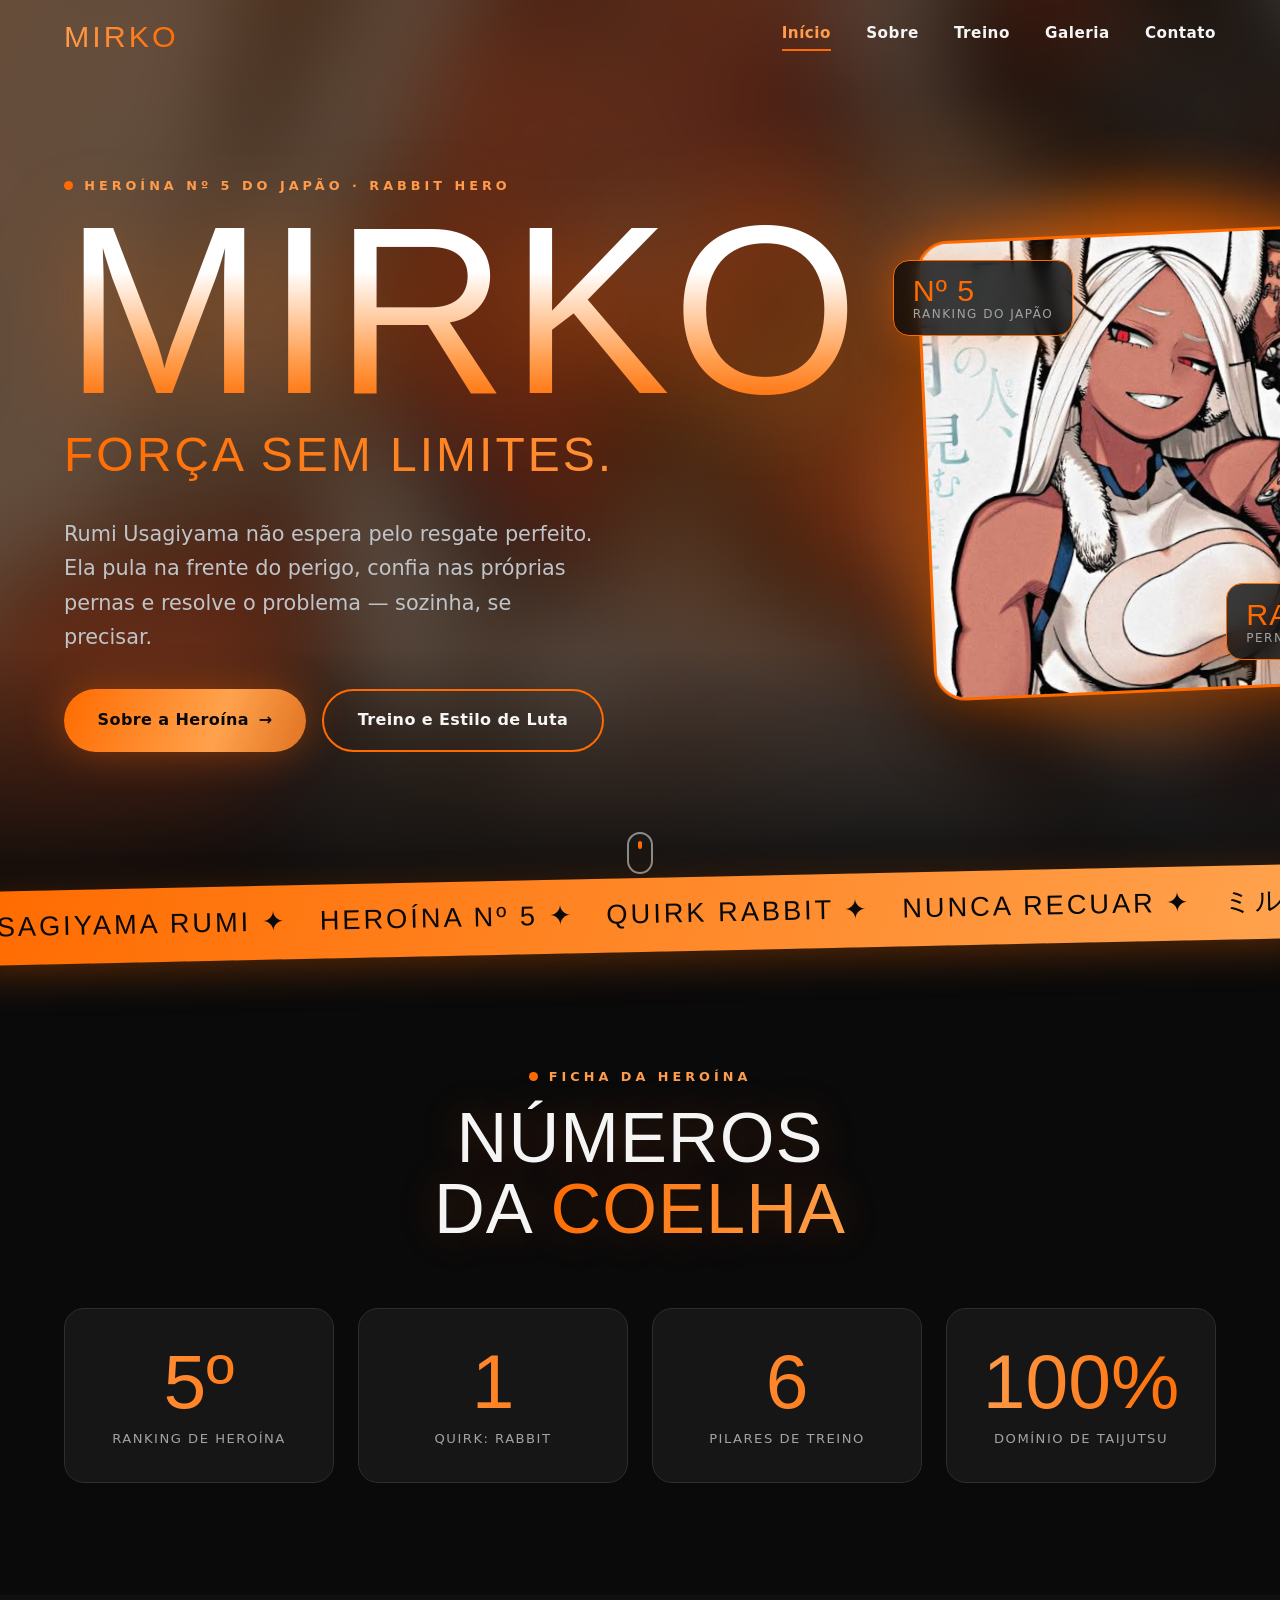
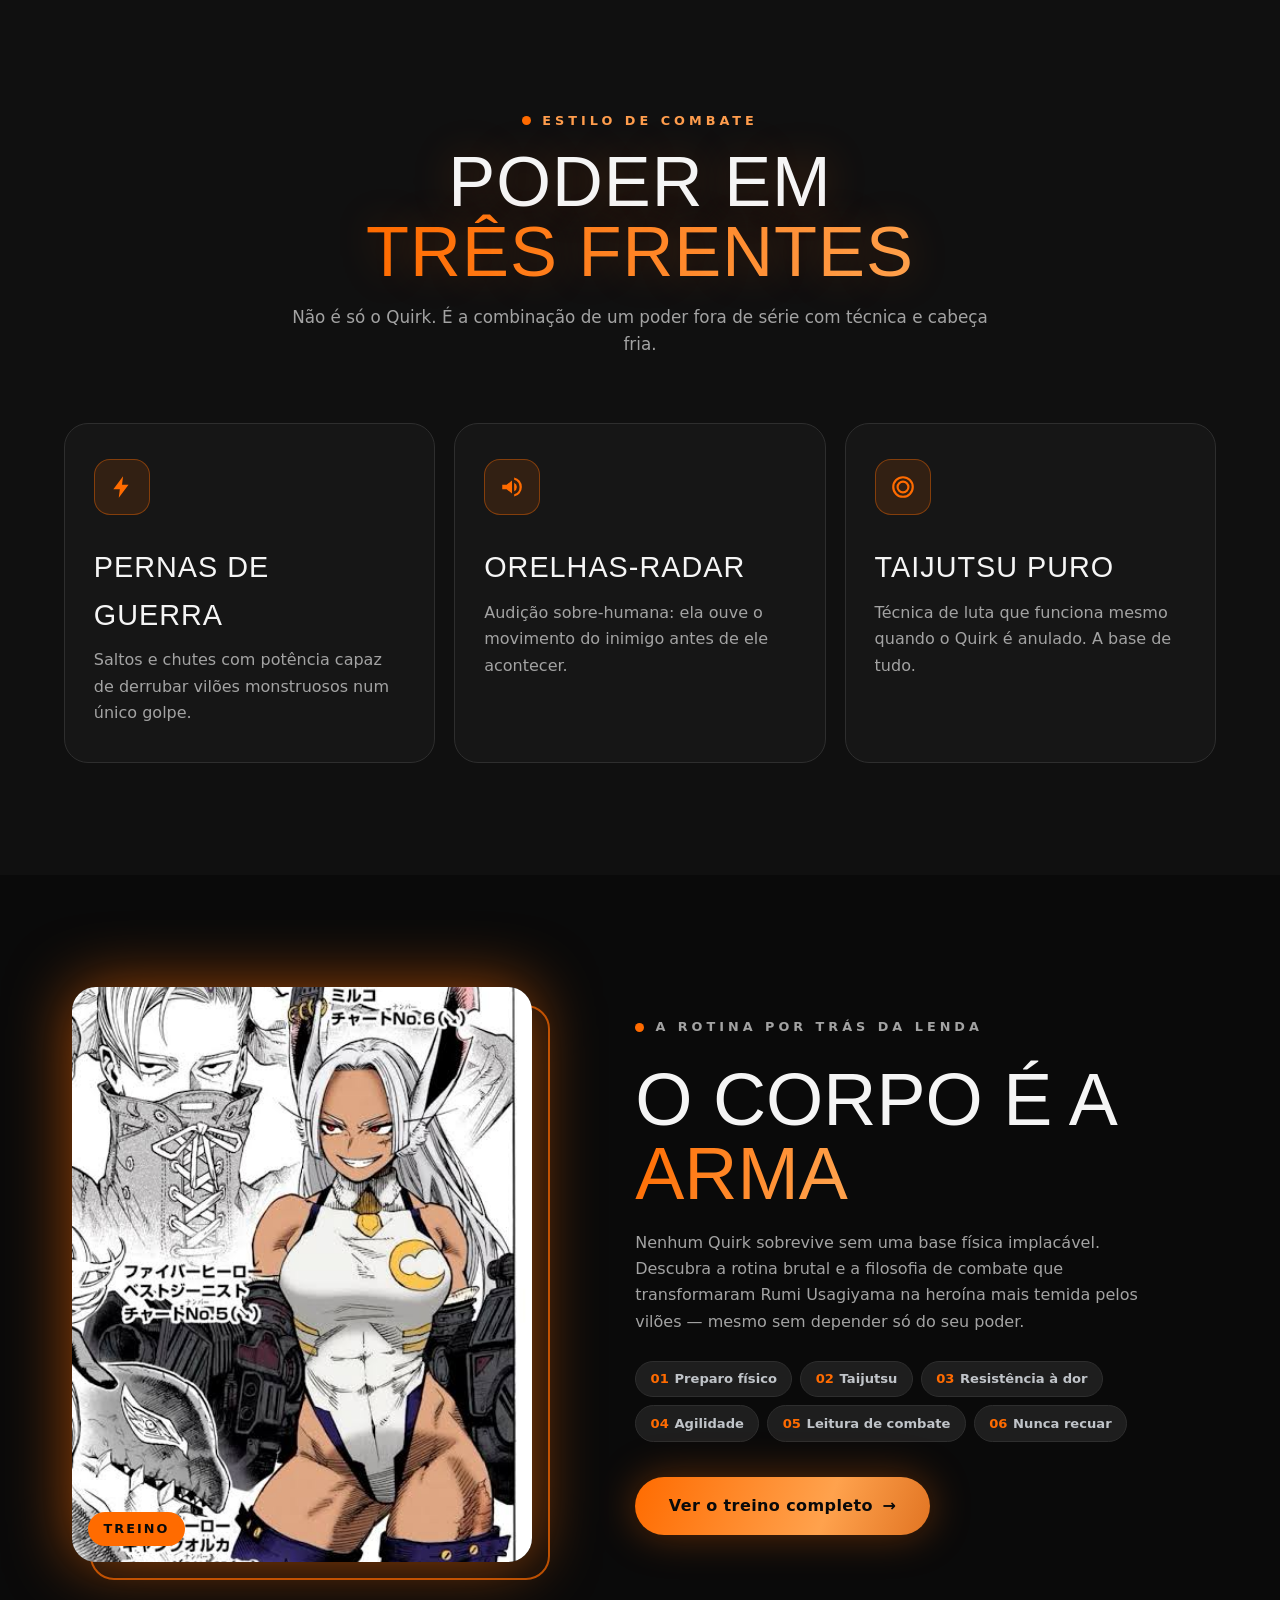
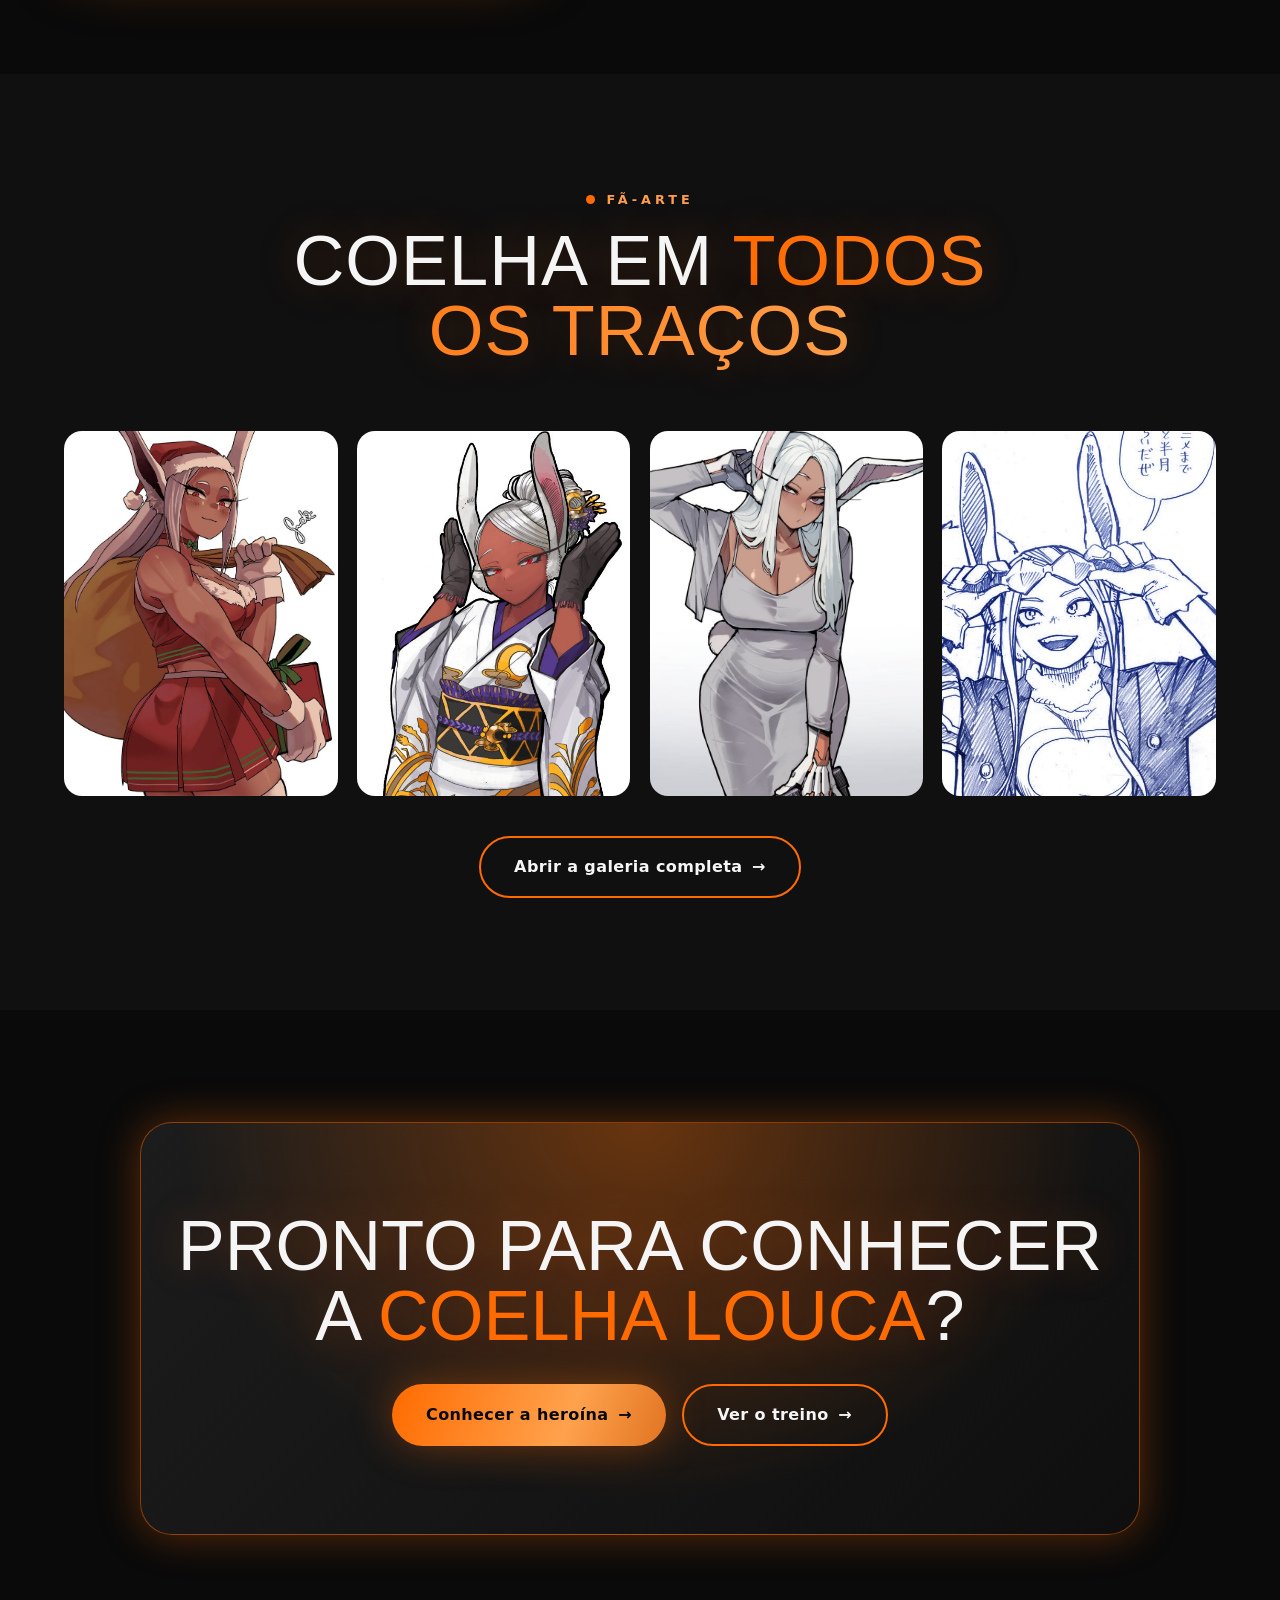
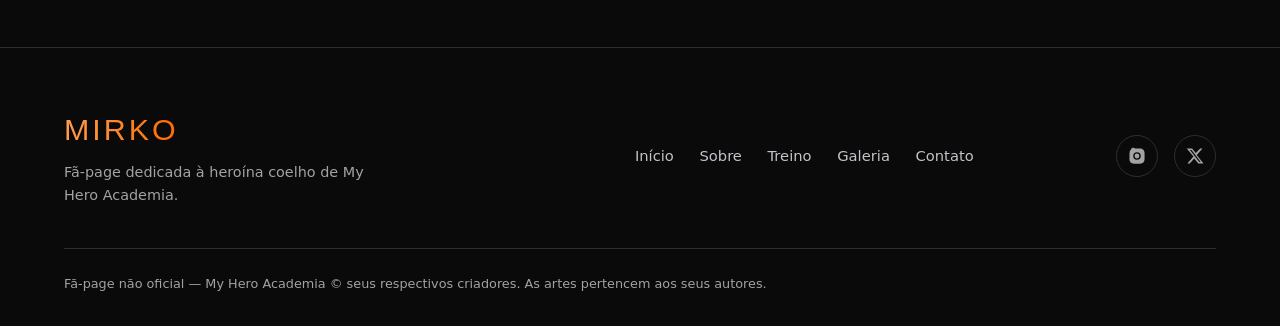
<file: index.html>
<!DOCTYPE html>
<html lang="pt-BR">
<head>
  <meta charset="UTF-8" />
  <meta name="viewport" content="width=device-width, initial-scale=1.0" />
  <title>MIRKO — Heroína Coelho | Fã-page</title>
  <meta name="description" content="Fã-page sobre Mirko (Rumi Usagiyama), a heroína número 5 do Japão em My Hero Academia: Quirk Rabbit, treino brutal e estilo de luta." />
  <meta name="theme-color" content="#0a0a0a" />
  <meta property="og:title" content="MIRKO — Heroína Coelho | Fã-page" />
  <meta property="og:description" content="Fã-page sobre Mirko (Rumi Usagiyama), a heroína número 5 do Japão em My Hero Academia: Quirk Rabbit, treino brutal e estilo de luta." />
  <meta property="og:image" content="img/mirko-sobre.jpg" />
  <link rel="icon" href="data:image/svg+xml,%3Csvg xmlns='http://www.w3.org/2000/svg' viewBox='0 0 100 100'%3E%3Ctext y='.9em' font-size='90'%3E%F0%9F%90%B0%3C/text%3E%3C/svg%3E" />
  <link rel="stylesheet" href="css/style.css" />
  <link rel="preload" as="image" href="img/mirko-sobre.jpg" />
  <script src="js/main.js" defer></script>
</head>
<body>
  <a class="skip-link" href="#conteudo">Pular para o conteúdo</a>
  <div class="scroll-progress" aria-hidden="true"></div>
  <canvas id="particles-canvas" aria-hidden="true"></canvas>

  <!-- ===== NAVBAR ===== -->
  <header class="navbar">
    <a href="index.html" class="navbar__logo" aria-label="Mirko — página inicial">MIRKO</a>
    <button class="navbar__toggle" aria-label="Abrir menu" aria-expanded="false" aria-controls="menu">
      <span></span><span></span><span></span>
    </button>
    <nav class="navbar__links" id="menu" aria-label="Principal">
      <a href="index.html" aria-current="page">Início</a>
      <a href="sobre.html">Sobre</a>
      <a href="treino.html">Treino</a>
      <a href="galeria.html">Galeria</a>
      <a href="contato.html">Contato</a>
    </nav>
  </header>

  <main id="conteudo">
    <!-- ===== HERO ===== -->
    <section class="hero">
      <div class="hero__bg" aria-hidden="true"></div>
      <div class="hero__glow" aria-hidden="true"></div>

      <div class="hero__content">
        <p class="eyebrow">Heroína Nº 5 do Japão · Rabbit Hero</p>
        <h1 class="hero__title">MIRKO</h1>
        <p class="hero__tagline text-gradient">Força sem limites.</p>
        <p class="hero__subtitle">
          Rumi Usagiyama não espera pelo resgate perfeito. Ela pula na frente do perigo,
          confia nas próprias pernas e resolve o problema — sozinha, se precisar.
        </p>
        <div class="hero__actions">
          <a href="sobre.html" class="btn btn--primary">Sobre a Heroína <span aria-hidden="true">→</span></a>
          <a href="treino.html" class="btn btn--outline">Treino e Estilo de Luta</a>
        </div>
      </div>

      <div class="hero__visual" data-tilt>
        <span class="hero__jp" aria-hidden="true">ミルコ</span>
        <figure class="hero__frame">
          <img src="img/mirko-sobre.jpg" width="554" height="554" fetchpriority="high"
               alt="Retrato de Mirko sorrindo, com orelhas de coelho, olhos vermelhos e cabelo branco" />
        </figure>
        <div class="hero__badge hero__badge--top"><strong>Nº 5</strong><small>Ranking do Japão</small></div>
        <div class="hero__badge hero__badge--bottom"><strong>RABBIT</strong><small>Pernas &amp; orelhas</small></div>
      </div>

      <a class="hero__scroll" href="#numeros" aria-label="Rolar para a próxima seção"></a>
    </section>

    <!-- ===== MARQUEE ===== -->
    <div class="marquee" aria-hidden="true">
      <div class="marquee__track"><span>Usagiyama Rumi ✦</span><span>Heroína Nº 5 ✦</span><span>Quirk Rabbit ✦</span><span>Nunca recuar ✦</span><span>ミルコ ✦</span><span>Usagiyama Rumi ✦</span><span>Heroína Nº 5 ✦</span><span>Quirk Rabbit ✦</span><span>Nunca recuar ✦</span><span>ミルコ ✦</span><span>Usagiyama Rumi ✦</span><span>Heroína Nº 5 ✦</span><span>Quirk Rabbit ✦</span><span>Nunca recuar ✦</span><span>ミルコ ✦</span><span>Usagiyama Rumi ✦</span><span>Heroína Nº 5 ✦</span><span>Quirk Rabbit ✦</span><span>Nunca recuar ✦</span><span>ミルコ ✦</span></div>
    </div>

    <!-- ===== ESTATÍSTICAS ===== -->
    <section class="section stats" id="numeros">
      <div class="wrap">
        <div class="section-head reveal">
          <p class="eyebrow">Ficha da heroína</p>
          <h2 class="section-heading">Números da <span class="text-gradient">Coelha</span></h2>
        </div>
        <div class="stats__grid">
          <div class="stat-card reveal"><div class="stat-card__number"><span data-counter="5">0</span>º</div><div class="stat-card__label">Ranking de heroína</div></div>
          <div class="stat-card reveal d1"><div class="stat-card__number"><span data-counter="1">0</span></div><div class="stat-card__label">Quirk: Rabbit</div></div>
          <div class="stat-card reveal d2"><div class="stat-card__number"><span data-counter="6">0</span></div><div class="stat-card__label">Pilares de treino</div></div>
          <div class="stat-card reveal d3"><div class="stat-card__number"><span data-counter="100">0</span>%</div><div class="stat-card__label">Domínio de taijutsu</div></div>
        </div>
      </div>
    </section>

    <!-- ===== PODER EM TRÊS FRENTES ===== -->
    <section class="section section--alt">
      <div class="wrap">
        <div class="section-head reveal">
          <p class="eyebrow">Estilo de combate</p>
          <h2 class="section-heading">Poder em <span class="text-gradient">três frentes</span></h2>
          <p class="section-lead">Não é só o Quirk. É a combinação de um poder fora de série com técnica e cabeça fria.</p>
        </div>
        <div class="feature-grid">
          <article class="feature-card reveal"><svg class="feature-card__icon" viewBox="0 0 24 24" aria-hidden="true"><path d="M13 2 4 14h6l-1 8 9-12h-6l1-8Z"/></svg><h3>Pernas de guerra</h3><p>Saltos e chutes com potência capaz de derrubar vilões monstruosos num único golpe.</p></article>
          <article class="feature-card reveal d1"><svg class="feature-card__icon" viewBox="0 0 24 24" aria-hidden="true"><path d="M3 10v4h4l5 4V6L7 10H3Zm13.5 2a4.5 4.5 0 0 0-2.5-4v8a4.5 4.5 0 0 0 2.5-4ZM14 3.2v2.1a7 7 0 0 1 0 13.4v2.1a9 9 0 0 0 0-17.6Z"/></svg><h3>Orelhas-radar</h3><p>Audição sobre-humana: ela ouve o movimento do inimigo antes de ele acontecer.</p></article>
          <article class="feature-card reveal d2"><svg class="feature-card__icon" viewBox="0 0 24 24" aria-hidden="true"><path d="M12 2a10 10 0 1 0 0 20 10 10 0 0 0 0-20Zm0 18a8 8 0 1 1 0-16 8 8 0 0 1 0 16Zm0-14a6 6 0 1 0 0 12 6 6 0 0 0 0-12Zm0 10a4 4 0 1 1 0-8 4 4 0 0 1 0 8Z"/></svg><h3>Taijutsu puro</h3><p>Técnica de luta que funciona mesmo quando o Quirk é anulado. A base de tudo.</p></article>
        </div>
      </div>
    </section>

    <!-- ===== DESTAQUE (puxa tráfego para treino.html) ===== -->
    <section class="section spotlight-section">
      <div class="wrap spotlight">
        <div class="spotlight__media reveal reveal--left" data-tilt>
          <img src="img/mirko-treino-4.jpg" width="422" height="726" loading="lazy"
               alt="Página de mangá com Mirko de traje de heroína em pose confiante" />
          <span class="spotlight__tag">Treino</span>
        </div>
        <div class="spotlight__text reveal reveal--right">
          <p class="eyebrow">A rotina por trás da lenda</p>
          <h2>O corpo é a <span class="text-gradient">arma</span></h2>
          <p>
            Nenhum Quirk sobrevive sem uma base física implacável. Descubra a rotina brutal e
            a filosofia de combate que transformaram Rumi Usagiyama na heroína mais temida
            pelos vilões — mesmo sem depender só do seu poder.
          </p>
          <ul class="chips" aria-label="Etapas do treino">
            <li><b>01</b>Preparo físico</li><li><b>02</b>Taijutsu</li><li><b>03</b>Resistência à dor</li>
            <li><b>04</b>Agilidade</li><li><b>05</b>Leitura de combate</li><li><b>06</b>Nunca recuar</li>
          </ul>
          <a href="treino.html" class="btn btn--primary">Ver o treino completo <span aria-hidden="true">→</span></a>
        </div>
      </div>
    </section>

    <!-- ===== TEASER DA GALERIA ===== -->
    <section class="section section--alt">
      <div class="wrap">
        <div class="section-head reveal">
          <p class="eyebrow">Fã-arte</p>
          <h2 class="section-heading">Coelha em <span class="text-gradient">todos os traços</span></h2>
        </div>
        <div class="teaser">
          <a class="reveal" href="galeria.html"><img src="img/galeria-natal.jpg" loading="lazy" alt="Mirko em versão natalina com saco de presentes" /></a>
          <a class="reveal d1" href="galeria.html"><img src="img/galeria-quimono.jpg" loading="lazy" alt="Mirko de quimono com coque" /></a>
          <a class="reveal d2" href="galeria.html"><img src="img/galeria-casual.jpg" loading="lazy" alt="Mirko em look casual cinza" /></a>
          <a class="reveal d3" href="galeria.html"><img src="img/galeria-esboco-azul.jpg" loading="lazy" alt="Esboço azul de Mirko ajeitando os óculos" /></a>
        </div>
        <a href="galeria.html" class="btn btn--outline">Abrir a galeria completa <span aria-hidden="true">→</span></a>
      </div>
    </section>

    <section class="cta-final">
      <div class="cta-final__box reveal reveal--zoom">
        <h2>Pronto para conhecer a <span>Coelha Louca</span>?</h2>
        <div class="cta-final__actions">
          <a href="sobre.html" class="btn btn--primary">Conhecer a heroína <span aria-hidden="true">→</span></a>
          <a href="treino.html" class="btn btn--outline">Ver o treino <span aria-hidden="true">→</span></a>
        </div>
      </div>
    </section>
  </main>

  <!-- ===== RODAPÉ ===== -->
  <footer class="footer">
    <div class="footer__inner">
      <div class="footer__brand">
        <a href="index.html" class="navbar__logo">MIRKO</a>
        <p>Fã-page dedicada à heroína coelho de My Hero Academia.</p>
      </div>
      <nav class="footer__nav" aria-label="Rodapé">
        <a href="index.html">Início</a>
        <a href="sobre.html">Sobre</a>
        <a href="treino.html">Treino</a>
        <a href="galeria.html">Galeria</a>
        <a href="contato.html">Contato</a>
      </nav>
      <div class="footer__socials">
        <a href="contato.html" aria-label="Instagram"><svg viewBox="0 0 24 24" aria-hidden="true"><path d="M12 2c2.7 0 3 .01 4.1.06 1.1.05 1.85.22 2.5.48.68.26 1.25.62 1.82 1.18.56.57.92 1.14 1.18 1.82.26.65.43 1.4.48 2.5.05 1.1.06 1.4.06 4.1s-.01 3-.06 4.1c-.05 1.1-.22 1.85-.48 2.5a4.9 4.9 0 0 1-1.18 1.82 4.9 4.9 0 0 1-1.82 1.18c-.65.26-1.4.43-2.5.48-1.1.05-1.4.06-4.1.06s-3-.01-4.1-.06c-1.1-.05-1.85-.22-2.5-.48a4.9 4.9 0 0 1-1.82-1.18 4.9 4.9 0 0 1-1.18-1.82c-.26-.65-.43-1.4-.48-2.5C2.01 15 2 14.7 2 12s.01-3 .06-4.1c.05-1.1.22-1.85.48-2.5.26-.68.62-1.25 1.18-1.82A4.9 4.9 0 0 1 5.54 1.4c.65-.26 1.4-.43 2.5-.48C9.14 2.01 9.4 2 12 2Zm0 5a5 5 0 1 0 0 10 5 5 0 0 0 0-10Zm0 8.2A3.2 3.2 0 1 1 12 8.8a3.2 3.2 0 0 1 0 6.4Zm5.2-8.4a1.17 1.17 0 1 1 0-2.34 1.17 1.17 0 0 1 0 2.34Z"/></svg></a>
        <a href="contato.html" aria-label="Twitter/X"><svg viewBox="0 0 24 24" aria-hidden="true"><path d="M18.9 2H22l-7.6 8.7L23.3 22h-6.9l-5.4-6.6L4.9 22H1.8l8.1-9.3L1 2h7.1l4.9 6.1L18.9 2Zm-1.2 18h1.9L7.4 4H5.3l12.4 16Z"/></svg></a>
      </div>
    </div>
    <p class="footer__legal">Fã-page não oficial — My Hero Academia © seus respectivos criadores. As artes pertencem aos seus autores.</p>
  </footer>
</body>
</html>
</file>
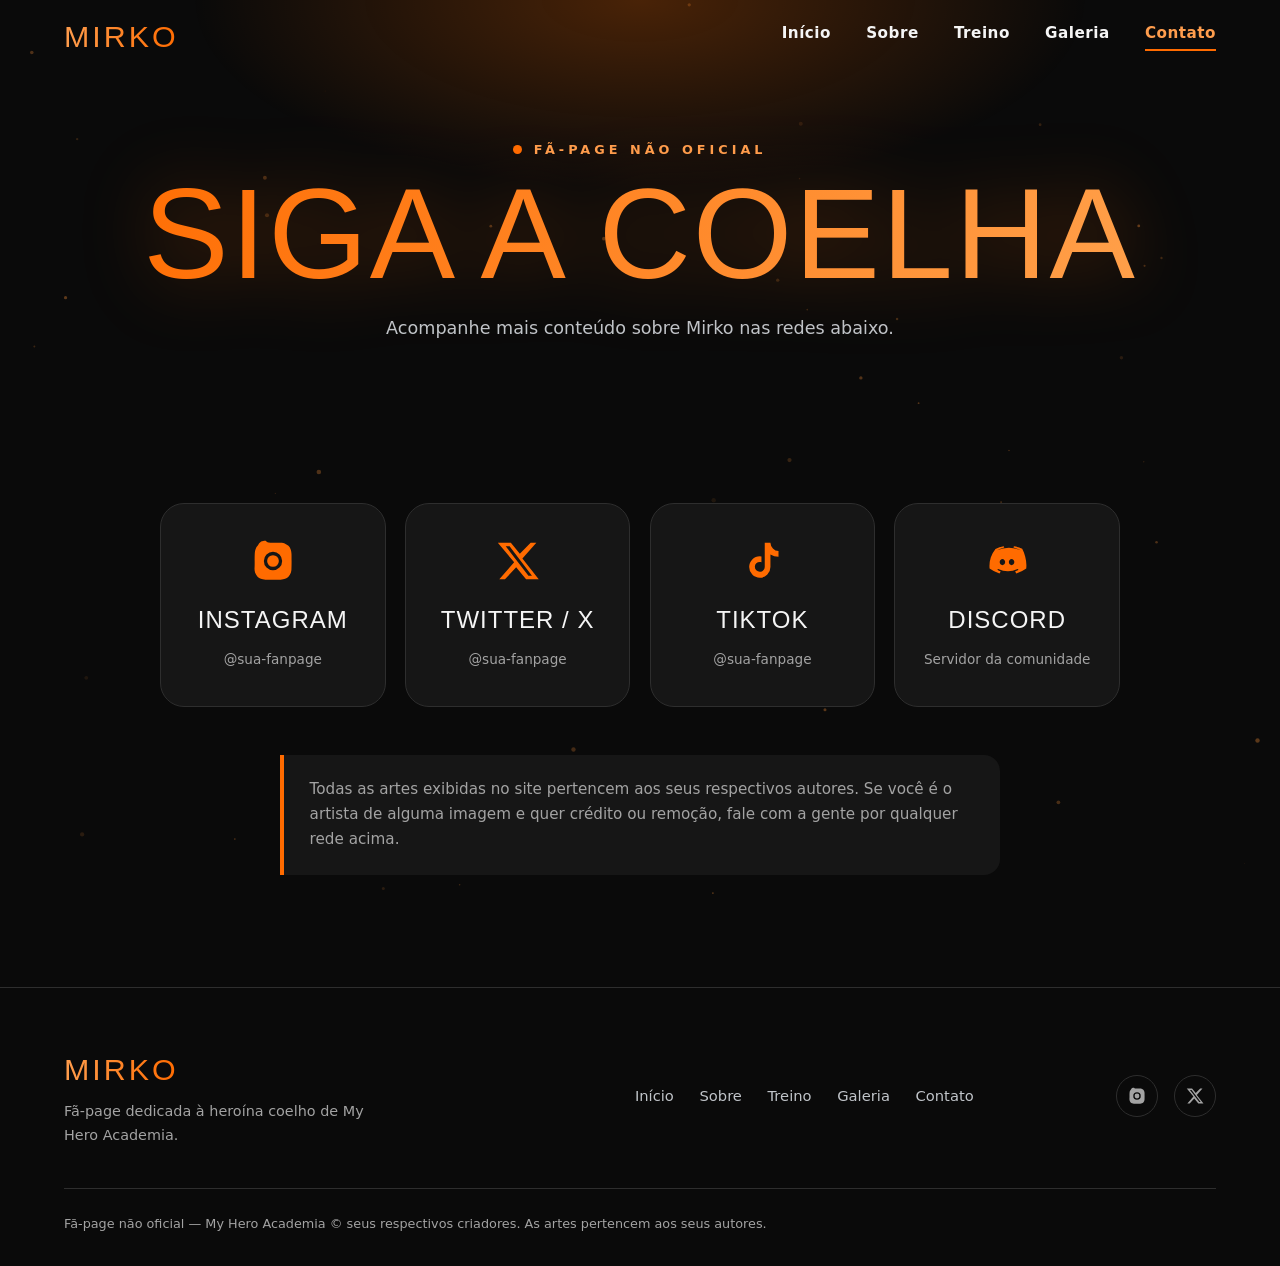
<file: contato.html>
<!DOCTYPE html>
<html lang="pt-BR">
<head>
  <meta charset="UTF-8" />
  <meta name="viewport" content="width=device-width, initial-scale=1.0" />
  <title>Contato — Fã-page da Mirko</title>
  <meta name="description" content="Redes sociais da fã-page de Mirko, heroína coelho de My Hero Academia." />
  <meta name="theme-color" content="#0a0a0a" />
  <meta property="og:title" content="Contato — Fã-page da Mirko" />
  <meta property="og:description" content="Redes sociais da fã-page de Mirko, heroína coelho de My Hero Academia." />
  <meta property="og:image" content="img/mirko-sobre.jpg" />
  <link rel="icon" href="data:image/svg+xml,%3Csvg xmlns='http://www.w3.org/2000/svg' viewBox='0 0 100 100'%3E%3Ctext y='.9em' font-size='90'%3E%F0%9F%90%B0%3C/text%3E%3C/svg%3E" />
  <link rel="stylesheet" href="css/style.css" />
  <script src="js/main.js" defer></script>
</head>
<body>
  <a class="skip-link" href="#conteudo">Pular para o conteúdo</a>
  <div class="scroll-progress" aria-hidden="true"></div>
  <canvas id="particles-canvas" aria-hidden="true"></canvas>

  <!-- ===== NAVBAR ===== -->
  <header class="navbar">
    <a href="index.html" class="navbar__logo" aria-label="Mirko — página inicial">MIRKO</a>
    <button class="navbar__toggle" aria-label="Abrir menu" aria-expanded="false" aria-controls="menu">
      <span></span><span></span><span></span>
    </button>
    <nav class="navbar__links" id="menu" aria-label="Principal">
      <a href="index.html">Início</a>
      <a href="sobre.html">Sobre</a>
      <a href="treino.html">Treino</a>
      <a href="galeria.html">Galeria</a>
      <a href="contato.html" aria-current="page">Contato</a>
    </nav>
  </header>

  <main id="conteudo">
    <section class="page-hero">
      <p class="eyebrow">Fã-page não oficial</p>
      <h1>Siga a coelha</h1>
      <p class="page-hero__lead">Acompanhe mais conteúdo sobre Mirko nas redes abaixo.</p>
    </section>

    <section class="section">
      <div class="wrap">
        <!-- TODO: trocar cada href="#" pelo link real da rede -->
        <div class="social-grid">
          <a href="#" class="social-card reveal" aria-label="Instagram da fã-page"><svg viewBox="0 0 24 24" aria-hidden="true"><path d="M12 2c2.7 0 3 .01 4.1.06 1.1.05 1.85.22 2.5.48.68.26 1.25.62 1.82 1.18.56.57.92 1.14 1.18 1.82.26.65.43 1.4.48 2.5.05 1.1.06 1.4.06 4.1s-.01 3-.06 4.1c-.05 1.1-.22 1.85-.48 2.5a4.9 4.9 0 0 1-1.18 1.82 4.9 4.9 0 0 1-1.82 1.18c-.65.26-1.4.43-2.5.48-1.1.05-1.4.06-4.1.06s-3-.01-4.1-.06c-1.1-.05-1.85-.22-2.5-.48a4.9 4.9 0 0 1-1.82-1.18 4.9 4.9 0 0 1-1.18-1.82c-.26-.65-.43-1.4-.48-2.5C2.01 15 2 14.7 2 12s.01-3 .06-4.1c.05-1.1.22-1.85.48-2.5.26-.68.62-1.25 1.18-1.82A4.9 4.9 0 0 1 5.54 1.4c.65-.26 1.4-.43 2.5-.48C9.14 2.01 9.4 2 12 2Zm0 5a5 5 0 1 0 0 10 5 5 0 0 0 0-10Zm0 8.2A3.2 3.2 0 1 1 12 8.8a3.2 3.2 0 0 1 0 6.4Zm5.2-8.4a1.17 1.17 0 1 1 0-2.34 1.17 1.17 0 0 1 0 2.34Z"/></svg><strong>Instagram</strong><span>@sua-fanpage</span></a>
          <a href="#" class="social-card reveal d1" aria-label="Twitter / X da fã-page"><svg viewBox="0 0 24 24" aria-hidden="true"><path d="M18.9 2H22l-7.6 8.7L23.3 22h-6.9l-5.4-6.6L4.9 22H1.8l8.1-9.3L1 2h7.1l4.9 6.1L18.9 2Zm-1.2 18h1.9L7.4 4H5.3l12.4 16Z"/></svg><strong>Twitter / X</strong><span>@sua-fanpage</span></a>
          <a href="#" class="social-card reveal d2" aria-label="TikTok da fã-page"><svg viewBox="0 0 24 24" aria-hidden="true"><path d="M16.6 2h-3.1v13.2c0 1.5-1.2 2.7-2.7 2.7a2.7 2.7 0 0 1-2.7-2.7 2.7 2.7 0 0 1 2.7-2.7c.3 0 .6.05.9.14V9.5a5.9 5.9 0 0 0-.9-.07A5.87 5.87 0 0 0 5 15.3a5.87 5.87 0 0 0 5.8 5.87 5.87 5.87 0 0 0 5.8-5.87V8.4a8.1 8.1 0 0 0 4.4 1.3V6.6a4.85 4.85 0 0 1-4.4-4.6Z"/></svg><strong>TikTok</strong><span>@sua-fanpage</span></a>
          <a href="#" class="social-card reveal d3" aria-label="Discord da fã-page"><svg viewBox="0 0 24 24" aria-hidden="true"><path d="M20.3 5.3A18 18 0 0 0 15.8 4l-.3.6a13.5 13.5 0 0 1 4 1.6 15.9 15.9 0 0 0-13 0 13.5 13.5 0 0 1 4-1.6L10.2 4a18 18 0 0 0-4.5 1.4C2.9 9 2.2 12.6 2.5 16.1a17.9 17.9 0 0 0 5.4 2.7l.7-1.1a11.6 11.6 0 0 1-1.9-.9l.5-.4a12.9 12.9 0 0 0 10.6 0l.5.4a11.6 11.6 0 0 1-1.9.9l.7 1.1a17.8 17.8 0 0 0 5.4-2.7c.4-4-.6-7.6-2.2-10.8ZM9.5 14.3c-.8 0-1.5-.8-1.5-1.7s.7-1.7 1.5-1.7 1.5.8 1.5 1.7-.7 1.7-1.5 1.7Zm5 0c-.8 0-1.5-.8-1.5-1.7s.7-1.7 1.5-1.7 1.5.8 1.5 1.7-.7 1.7-1.5 1.7Z"/></svg><strong>Discord</strong><span>Servidor da comunidade</span></a>
        </div>
        <p class="note reveal">
          Todas as artes exibidas no site pertencem aos seus respectivos autores. Se você é o artista
          de alguma imagem e quer crédito ou remoção, fale com a gente por qualquer rede acima.
        </p>
      </div>
    </section>
  </main>

  <!-- ===== RODAPÉ ===== -->
  <footer class="footer">
    <div class="footer__inner">
      <div class="footer__brand">
        <a href="index.html" class="navbar__logo">MIRKO</a>
        <p>Fã-page dedicada à heroína coelho de My Hero Academia.</p>
      </div>
      <nav class="footer__nav" aria-label="Rodapé">
        <a href="index.html">Início</a>
        <a href="sobre.html">Sobre</a>
        <a href="treino.html">Treino</a>
        <a href="galeria.html">Galeria</a>
        <a href="contato.html">Contato</a>
      </nav>
      <div class="footer__socials">
        <a href="contato.html" aria-label="Instagram"><svg viewBox="0 0 24 24" aria-hidden="true"><path d="M12 2c2.7 0 3 .01 4.1.06 1.1.05 1.85.22 2.5.48.68.26 1.25.62 1.82 1.18.56.57.92 1.14 1.18 1.82.26.65.43 1.4.48 2.5.05 1.1.06 1.4.06 4.1s-.01 3-.06 4.1c-.05 1.1-.22 1.85-.48 2.5a4.9 4.9 0 0 1-1.18 1.82 4.9 4.9 0 0 1-1.82 1.18c-.65.26-1.4.43-2.5.48-1.1.05-1.4.06-4.1.06s-3-.01-4.1-.06c-1.1-.05-1.85-.22-2.5-.48a4.9 4.9 0 0 1-1.82-1.18 4.9 4.9 0 0 1-1.18-1.82c-.26-.65-.43-1.4-.48-2.5C2.01 15 2 14.7 2 12s.01-3 .06-4.1c.05-1.1.22-1.85.48-2.5.26-.68.62-1.25 1.18-1.82A4.9 4.9 0 0 1 5.54 1.4c.65-.26 1.4-.43 2.5-.48C9.14 2.01 9.4 2 12 2Zm0 5a5 5 0 1 0 0 10 5 5 0 0 0 0-10Zm0 8.2A3.2 3.2 0 1 1 12 8.8a3.2 3.2 0 0 1 0 6.4Zm5.2-8.4a1.17 1.17 0 1 1 0-2.34 1.17 1.17 0 0 1 0 2.34Z"/></svg></a>
        <a href="contato.html" aria-label="Twitter/X"><svg viewBox="0 0 24 24" aria-hidden="true"><path d="M18.9 2H22l-7.6 8.7L23.3 22h-6.9l-5.4-6.6L4.9 22H1.8l8.1-9.3L1 2h7.1l4.9 6.1L18.9 2Zm-1.2 18h1.9L7.4 4H5.3l12.4 16Z"/></svg></a>
      </div>
    </div>
    <p class="footer__legal">Fã-page não oficial — My Hero Academia © seus respectivos criadores. As artes pertencem aos seus autores.</p>
  </footer>
</body>
</html>
</file>
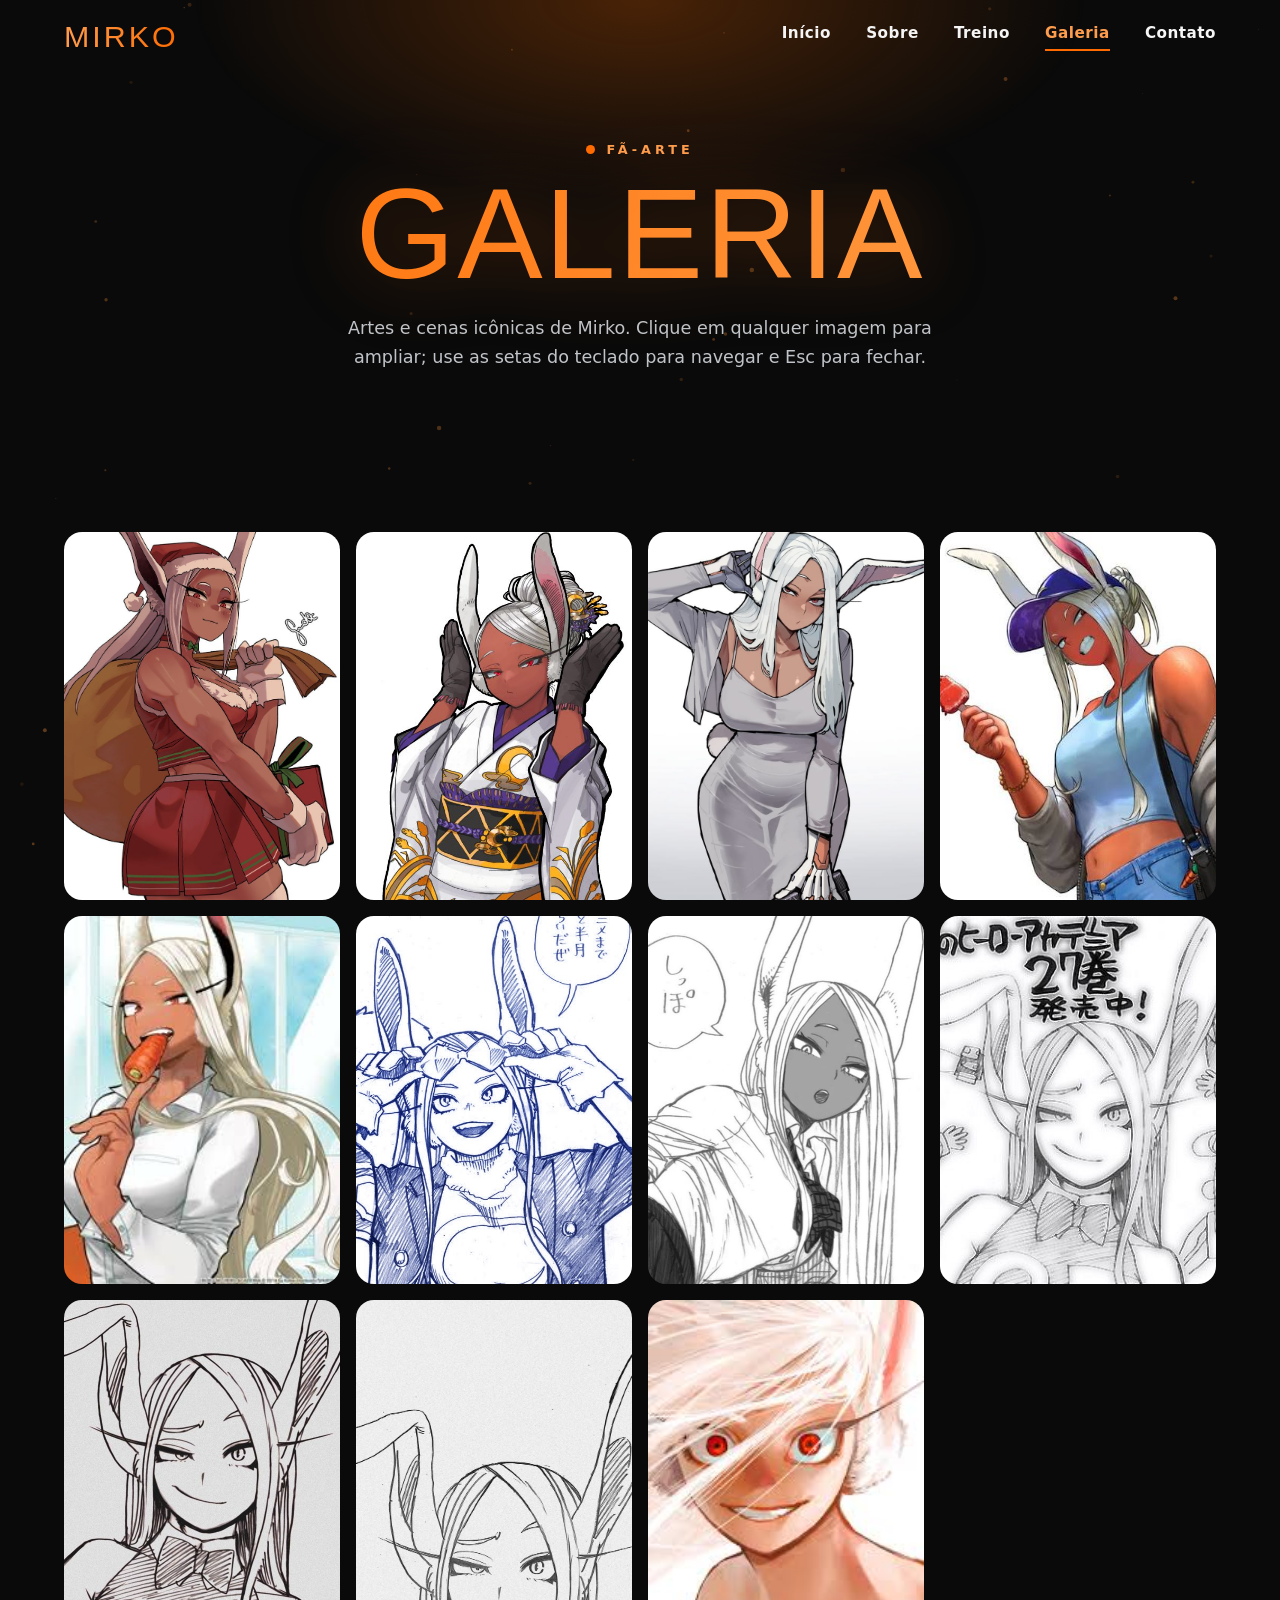
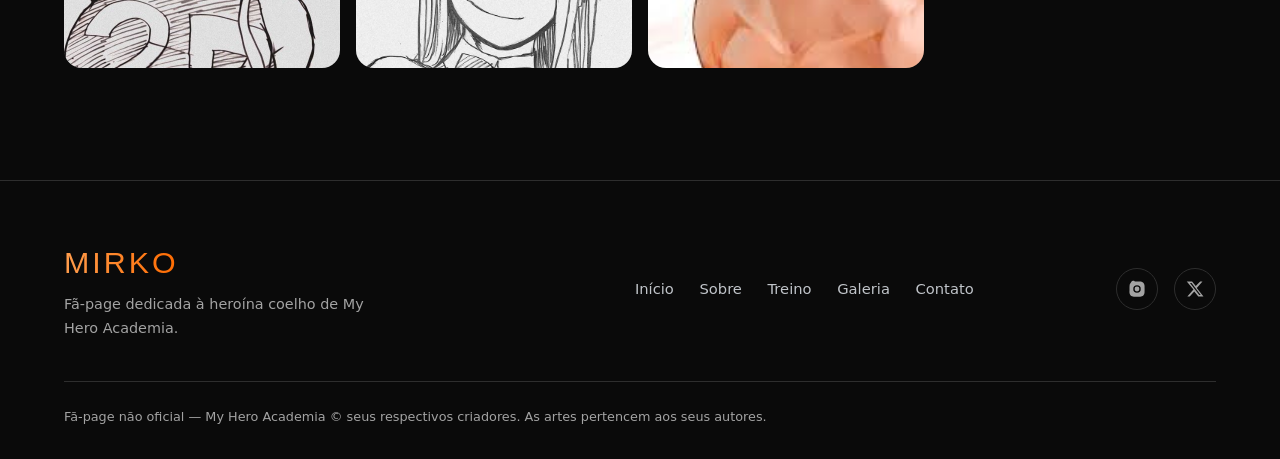
<file: galeria.html>
<!DOCTYPE html>
<html lang="pt-BR">
<head>
  <meta charset="UTF-8" />
  <meta name="viewport" content="width=device-width, initial-scale=1.0" />
  <title>Galeria de Fã-arte — Mirko | Fã-page</title>
  <meta name="description" content="Galeria de fã-arte e cenas icônicas de Mirko, com lightbox." />
  <meta name="theme-color" content="#0a0a0a" />
  <meta property="og:title" content="Galeria de Fã-arte — Mirko | Fã-page" />
  <meta property="og:description" content="Galeria de fã-arte e cenas icônicas de Mirko, com lightbox." />
  <meta property="og:image" content="img/mirko-sobre.jpg" />
  <link rel="icon" href="data:image/svg+xml,%3Csvg xmlns='http://www.w3.org/2000/svg' viewBox='0 0 100 100'%3E%3Ctext y='.9em' font-size='90'%3E%F0%9F%90%B0%3C/text%3E%3C/svg%3E" />
  <link rel="stylesheet" href="css/style.css" />
  <script src="js/main.js" defer></script>
</head>
<body>
  <a class="skip-link" href="#conteudo">Pular para o conteúdo</a>
  <div class="scroll-progress" aria-hidden="true"></div>
  <canvas id="particles-canvas" aria-hidden="true"></canvas>

  <!-- ===== NAVBAR ===== -->
  <header class="navbar">
    <a href="index.html" class="navbar__logo" aria-label="Mirko — página inicial">MIRKO</a>
    <button class="navbar__toggle" aria-label="Abrir menu" aria-expanded="false" aria-controls="menu">
      <span></span><span></span><span></span>
    </button>
    <nav class="navbar__links" id="menu" aria-label="Principal">
      <a href="index.html">Início</a>
      <a href="sobre.html">Sobre</a>
      <a href="treino.html">Treino</a>
      <a href="galeria.html" aria-current="page">Galeria</a>
      <a href="contato.html">Contato</a>
    </nav>
  </header>

  <main id="conteudo">
    <section class="page-hero">
      <p class="eyebrow">Fã-arte</p>
      <h1>Galeria</h1>
      <p class="page-hero__lead">Artes e cenas icônicas de Mirko. Clique em qualquer imagem para ampliar; use as setas do teclado para navegar e Esc para fechar.</p>
    </section>

    <section class="section">
      <div class="wrap gallery-grid">
        <button class="gallery-item reveal" type="button" aria-label="Ampliar: Mirko em versão natalina com saco de presentes"><img src="img/galeria-natal.jpg" loading="lazy" alt="Mirko em versão natalina com saco de presentes" /></button>
        <button class="gallery-item reveal d1" type="button" aria-label="Ampliar: Mirko de quimono com coque"><img src="img/galeria-quimono.jpg" loading="lazy" alt="Mirko de quimono com coque" /></button>
        <button class="gallery-item reveal d2" type="button" aria-label="Ampliar: Mirko em look casual cinza com a mão na cabeça"><img src="img/galeria-casual.jpg" loading="lazy" alt="Mirko em look casual cinza com a mão na cabeça" /></button>
        <button class="gallery-item reveal d3" type="button" aria-label="Ampliar: Mirko de boné azul segurando um picolé"><img src="img/mirko-treino-2.jpg" loading="lazy" alt="Mirko de boné azul segurando um picolé" /></button>
        <button class="gallery-item reveal" type="button" aria-label="Ampliar: Mirko comendo uma cenoura, em arte colorida"><img src="img/mirko-treino-1.jpg" loading="lazy" alt="Mirko comendo uma cenoura, em arte colorida" /></button>
        <button class="gallery-item reveal d1" type="button" aria-label="Ampliar: Esboço azul de Mirko ajeitando os óculos"><img src="img/galeria-esboco-azul.jpg" loading="lazy" alt="Esboço azul de Mirko ajeitando os óculos" /></button>
        <button class="gallery-item reveal d2" type="button" aria-label="Ampliar: Esboço de Mirko com balão de fala em japonês"><img src="img/galeria-esboco-bolha.jpg" loading="lazy" alt="Esboço de Mirko com balão de fala em japonês" /></button>
        <button class="gallery-item reveal d3" type="button" aria-label="Ampliar: Esboço de Mirko com a chamada do volume 27 do mangá"><img src="img/galeria-esboco-vol27.jpg" loading="lazy" alt="Esboço de Mirko com a chamada do volume 27 do mangá" /></button>
        <button class="gallery-item reveal" type="button" aria-label="Ampliar: Esboço de Mirko sorrindo com o número 25"><img src="img/galeria-esboco-vol25.jpg" loading="lazy" alt="Esboço de Mirko sorrindo com o número 25" /></button>
        <button class="gallery-item reveal d1" type="button" aria-label="Ampliar: Esboço vertical de Mirko sorrindo, com o número 27"><img src="img/galeria-esboco-alto.jpg" loading="lazy" alt="Esboço vertical de Mirko sorrindo, com o número 27" /></button>
        <button class="gallery-item reveal d2" type="button" aria-label="Ampliar: Close de Mirko com olhos vermelhos e sorriso largo"><img src="img/mirko-hero.jpg" loading="lazy" alt="Close de Mirko com olhos vermelhos e sorriso largo" /></button>
      </div>
    </section>

    <!-- ===== LIGHTBOX ===== -->
    <div class="lightbox" role="dialog" aria-modal="true" aria-label="Imagem ampliada">
      <span class="lightbox__count" aria-live="polite"></span>
      <button class="lightbox__close" aria-label="Fechar">&times;</button>
      <button class="lightbox__nav lightbox__nav--prev" aria-label="Imagem anterior">&#8249;</button>
      <figure>
        <img class="lightbox__img" alt="" />
        <figcaption class="lightbox__caption"></figcaption>
      </figure>
      <button class="lightbox__nav lightbox__nav--next" aria-label="Próxima imagem">&#8250;</button>
    </div>
  </main>

  <!-- ===== RODAPÉ ===== -->
  <footer class="footer">
    <div class="footer__inner">
      <div class="footer__brand">
        <a href="index.html" class="navbar__logo">MIRKO</a>
        <p>Fã-page dedicada à heroína coelho de My Hero Academia.</p>
      </div>
      <nav class="footer__nav" aria-label="Rodapé">
        <a href="index.html">Início</a>
        <a href="sobre.html">Sobre</a>
        <a href="treino.html">Treino</a>
        <a href="galeria.html">Galeria</a>
        <a href="contato.html">Contato</a>
      </nav>
      <div class="footer__socials">
        <a href="contato.html" aria-label="Instagram"><svg viewBox="0 0 24 24" aria-hidden="true"><path d="M12 2c2.7 0 3 .01 4.1.06 1.1.05 1.85.22 2.5.48.68.26 1.25.62 1.82 1.18.56.57.92 1.14 1.18 1.82.26.65.43 1.4.48 2.5.05 1.1.06 1.4.06 4.1s-.01 3-.06 4.1c-.05 1.1-.22 1.85-.48 2.5a4.9 4.9 0 0 1-1.18 1.82 4.9 4.9 0 0 1-1.82 1.18c-.65.26-1.4.43-2.5.48-1.1.05-1.4.06-4.1.06s-3-.01-4.1-.06c-1.1-.05-1.85-.22-2.5-.48a4.9 4.9 0 0 1-1.82-1.18 4.9 4.9 0 0 1-1.18-1.82c-.26-.65-.43-1.4-.48-2.5C2.01 15 2 14.7 2 12s.01-3 .06-4.1c.05-1.1.22-1.85.48-2.5.26-.68.62-1.25 1.18-1.82A4.9 4.9 0 0 1 5.54 1.4c.65-.26 1.4-.43 2.5-.48C9.14 2.01 9.4 2 12 2Zm0 5a5 5 0 1 0 0 10 5 5 0 0 0 0-10Zm0 8.2A3.2 3.2 0 1 1 12 8.8a3.2 3.2 0 0 1 0 6.4Zm5.2-8.4a1.17 1.17 0 1 1 0-2.34 1.17 1.17 0 0 1 0 2.34Z"/></svg></a>
        <a href="contato.html" aria-label="Twitter/X"><svg viewBox="0 0 24 24" aria-hidden="true"><path d="M18.9 2H22l-7.6 8.7L23.3 22h-6.9l-5.4-6.6L4.9 22H1.8l8.1-9.3L1 2h7.1l4.9 6.1L18.9 2Zm-1.2 18h1.9L7.4 4H5.3l12.4 16Z"/></svg></a>
      </div>
    </div>
    <p class="footer__legal">Fã-page não oficial — My Hero Academia © seus respectivos criadores. As artes pertencem aos seus autores.</p>
  </footer>
</body>
</html>
</file>
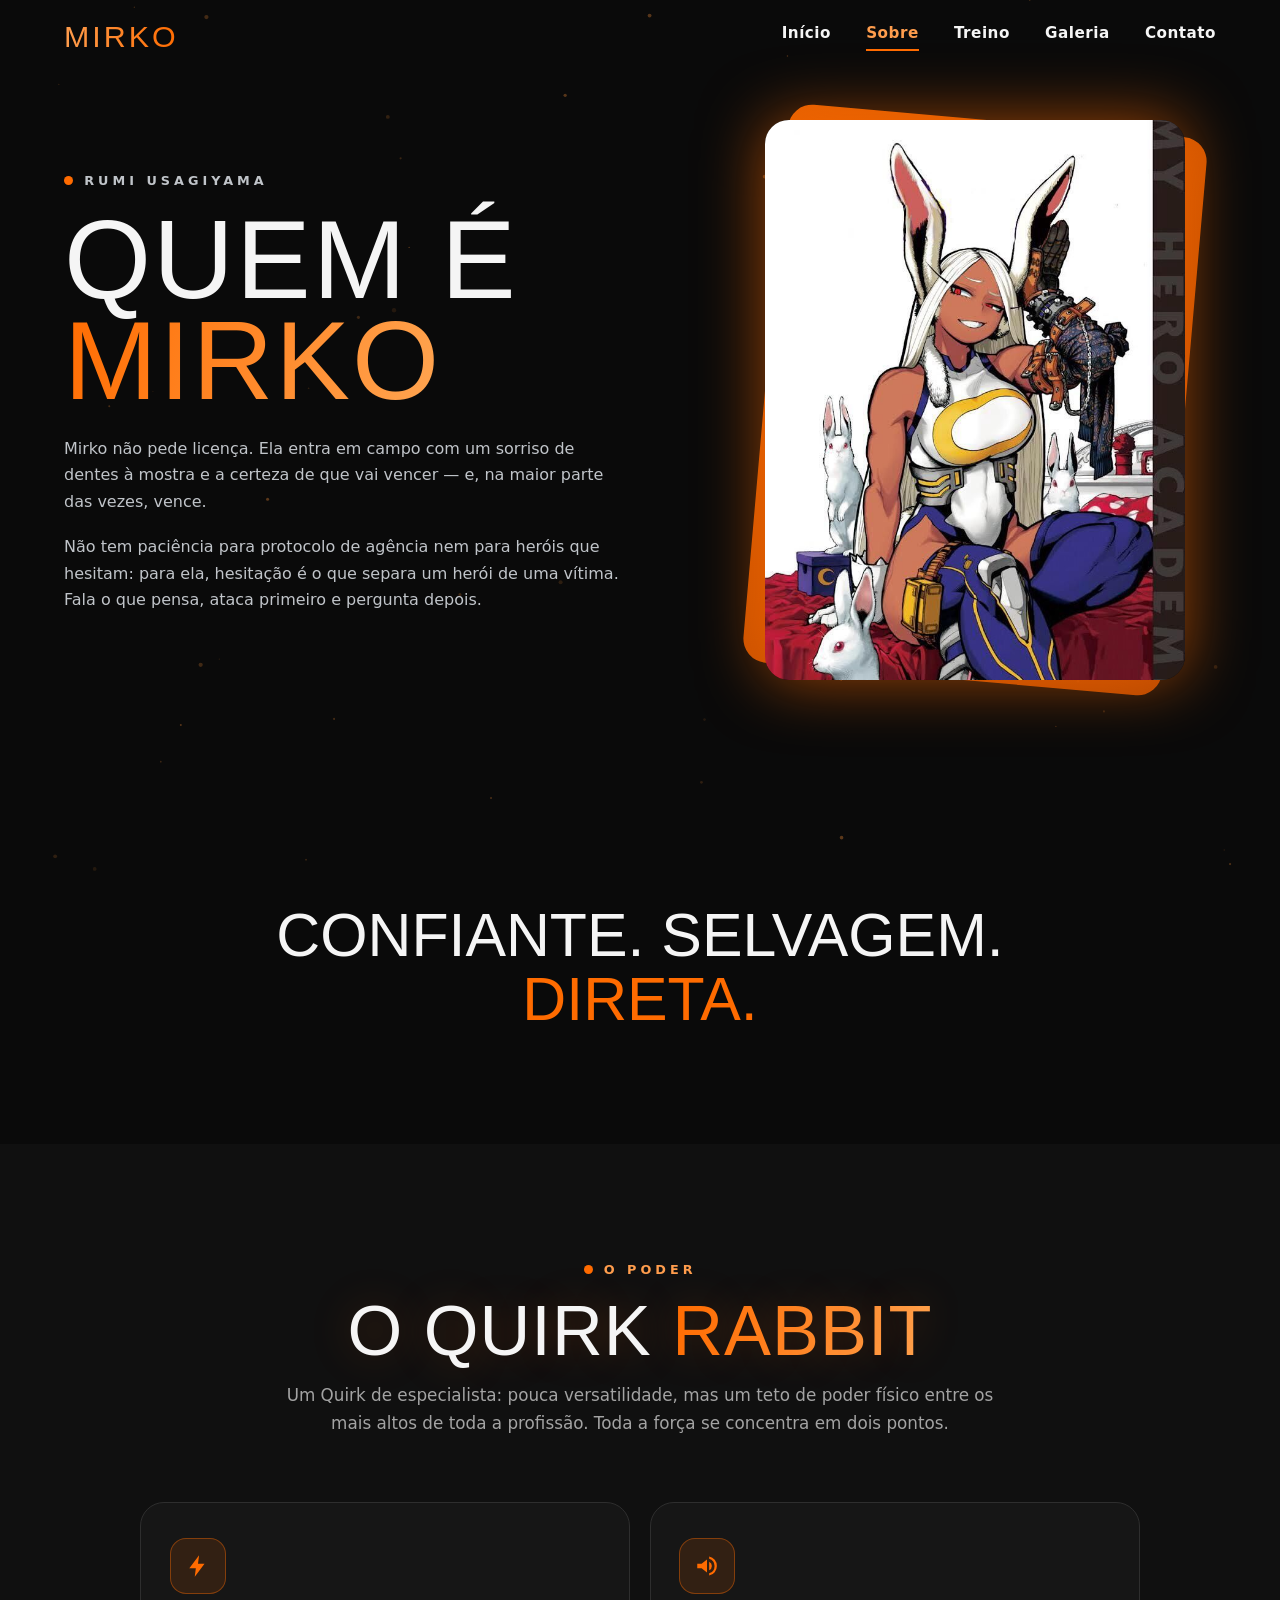
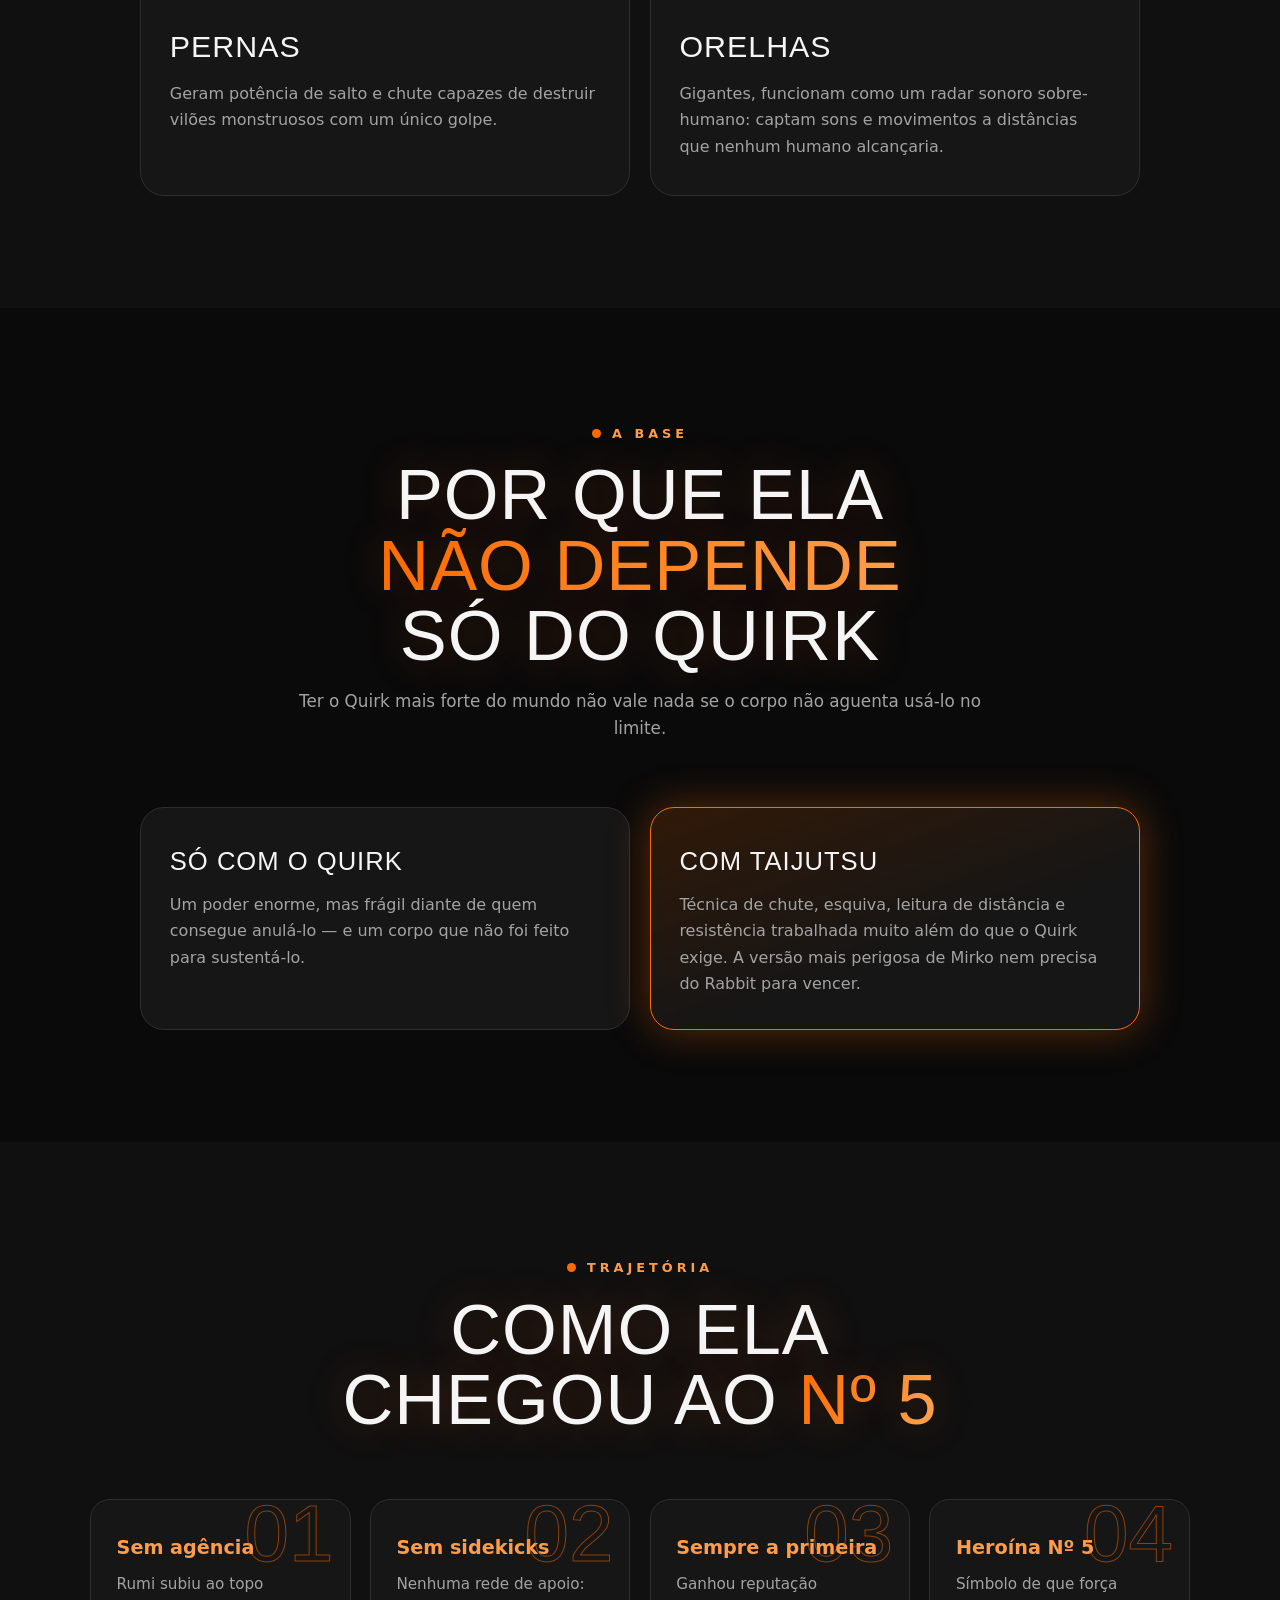
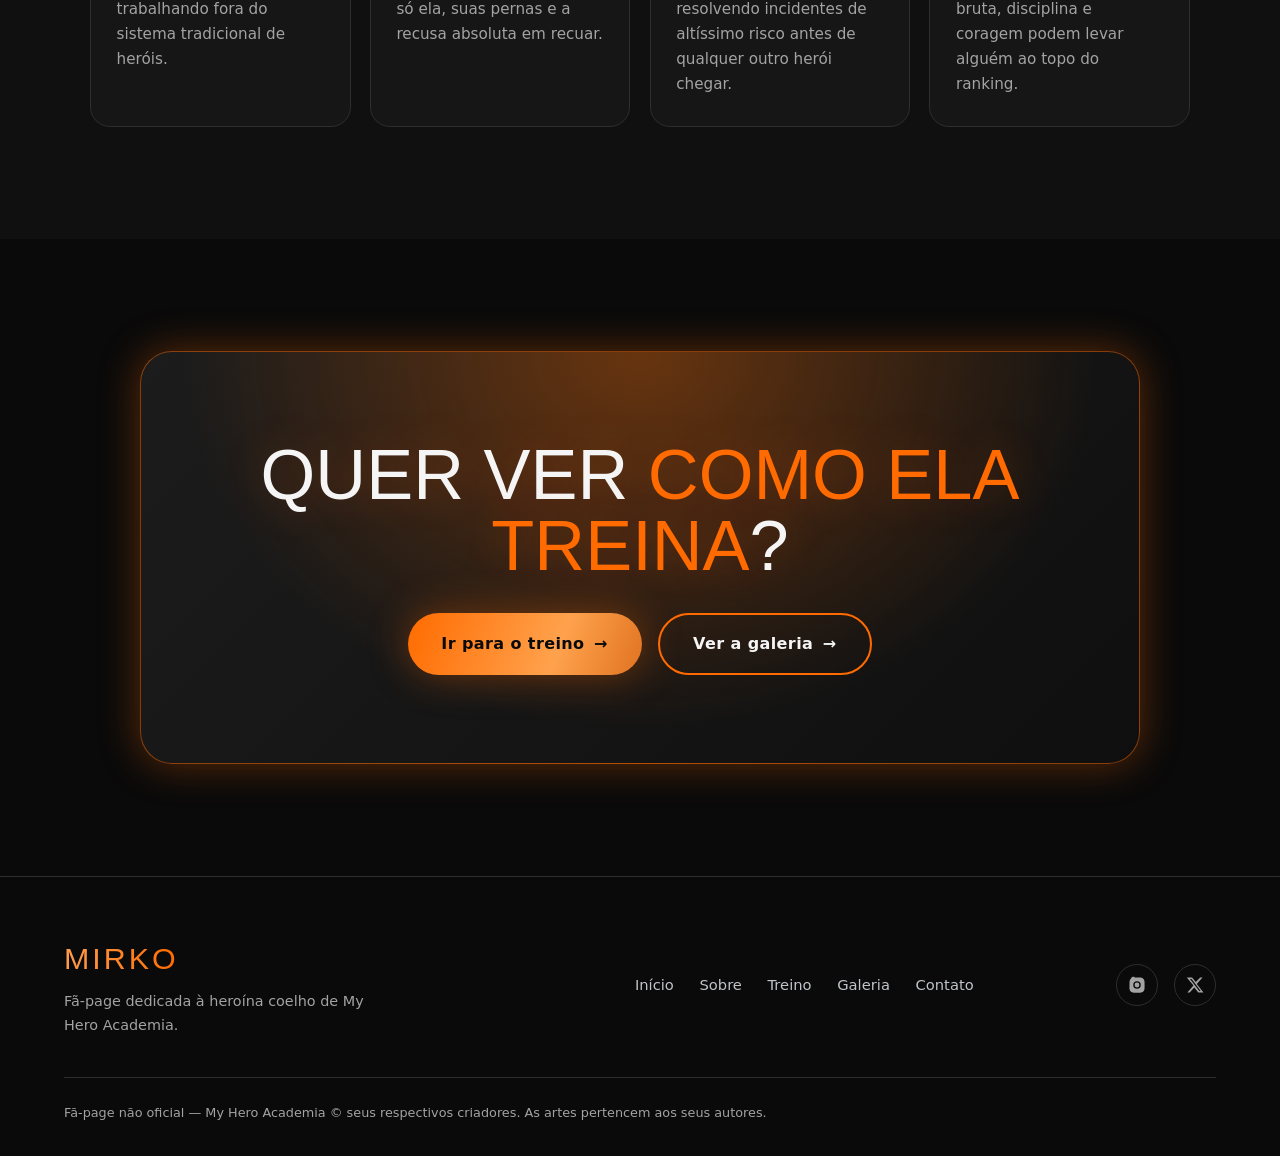
<file: sobre.html>
<!DOCTYPE html>
<html lang="pt-BR">
<head>
  <meta charset="UTF-8" />
  <meta name="viewport" content="width=device-width, initial-scale=1.0" />
  <title>Sobre Mirko — Quem é Rumi Usagiyama | Fã-page</title>
  <meta name="description" content="Personalidade, Quirk Rabbit e trajetória de Mirko, a heroína coelho de My Hero Academia." />
  <meta name="theme-color" content="#0a0a0a" />
  <meta property="og:title" content="Sobre Mirko — Quem é Rumi Usagiyama | Fã-page" />
  <meta property="og:description" content="Personalidade, Quirk Rabbit e trajetória de Mirko, a heroína coelho de My Hero Academia." />
  <meta property="og:image" content="img/mirko-sobre.jpg" />
  <link rel="icon" href="data:image/svg+xml,%3Csvg xmlns='http://www.w3.org/2000/svg' viewBox='0 0 100 100'%3E%3Ctext y='.9em' font-size='90'%3E%F0%9F%90%B0%3C/text%3E%3C/svg%3E" />
  <link rel="stylesheet" href="css/style.css" />
  <script src="js/main.js" defer></script>
</head>
<body>
  <a class="skip-link" href="#conteudo">Pular para o conteúdo</a>
  <div class="scroll-progress" aria-hidden="true"></div>
  <canvas id="particles-canvas" aria-hidden="true"></canvas>

  <!-- ===== NAVBAR ===== -->
  <header class="navbar">
    <a href="index.html" class="navbar__logo" aria-label="Mirko — página inicial">MIRKO</a>
    <button class="navbar__toggle" aria-label="Abrir menu" aria-expanded="false" aria-controls="menu">
      <span></span><span></span><span></span>
    </button>
    <nav class="navbar__links" id="menu" aria-label="Principal">
      <a href="index.html">Início</a>
      <a href="sobre.html" aria-current="page">Sobre</a>
      <a href="treino.html">Treino</a>
      <a href="galeria.html">Galeria</a>
      <a href="contato.html">Contato</a>
    </nav>
  </header>

  <main id="conteudo">
    <section class="section about-section">
      <div class="wrap about-hero">
        <div class="reveal reveal--left">
          <p class="eyebrow">Rumi Usagiyama</p>
          <h1>Quem é <span class="text-gradient">Mirko</span></h1>
          <p>
            Mirko não pede licença. Ela entra em campo com um sorriso de dentes à mostra e a
            certeza de que vai vencer — e, na maior parte das vezes, vence.
          </p>
          <p>
            Não tem paciência para protocolo de agência nem para heróis que hesitam: para ela,
            hesitação é o que separa um herói de uma vítima. Fala o que pensa, ataca primeiro
            e pergunta depois.
          </p>
        </div>
        <figure class="portrait reveal reveal--right">
          <img src="img/sobre-heroina.jpg" width="685" height="1000"
               alt="Mirko de traje de heroína sentada entre coelhos brancos" />
        </figure>
      </div>
    </section>

    <section class="section">
      <p class="quote reveal reveal--zoom">Confiante. Selvagem. <span>Direta.</span></p>
    </section>

    <section class="section section--alt">
      <div class="wrap">
        <div class="section-head reveal">
          <p class="eyebrow">O poder</p>
          <h2 class="section-heading">O Quirk <span class="text-gradient">Rabbit</span></h2>
          <p class="section-lead">
            Um Quirk de especialista: pouca versatilidade, mas um teto de poder físico entre os
            mais altos de toda a profissão. Toda a força se concentra em dois pontos.
          </p>
        </div>
        <div class="quirk-grid">
          <article class="quirk-card reveal reveal--left"><svg class="feature-card__icon" viewBox="0 0 24 24" aria-hidden="true"><path d="M13 2 4 14h6l-1 8 9-12h-6l1-8Z"/></svg><h3>Pernas</h3><p>Geram potência de salto e chute capazes de destruir vilões monstruosos com um único golpe.</p></article>
          <article class="quirk-card reveal reveal--right"><svg class="feature-card__icon" viewBox="0 0 24 24" aria-hidden="true"><path d="M3 10v4h4l5 4V6L7 10H3Zm13.5 2a4.5 4.5 0 0 0-2.5-4v8a4.5 4.5 0 0 0 2.5-4ZM14 3.2v2.1a7 7 0 0 1 0 13.4v2.1a9 9 0 0 0 0-17.6Z"/></svg><h3>Orelhas</h3><p>Gigantes, funcionam como um radar sonoro sobre-humano: captam sons e movimentos a distâncias que nenhum humano alcançaria.</p></article>
        </div>
      </div>
    </section>

    <section class="section">
      <div class="wrap">
        <div class="section-head reveal">
          <p class="eyebrow">A base</p>
          <h2 class="section-heading">Por que ela <span class="text-gradient">não depende</span> só do Quirk</h2>
          <p class="section-lead">Ter o Quirk mais forte do mundo não vale nada se o corpo não aguenta usá-lo no limite.</p>
        </div>
        <div class="compare">
          <div class="compare__col reveal reveal--left"><h3>Só com o Quirk</h3><p>Um poder enorme, mas frágil diante de quem consegue anulá-lo — e um corpo que não foi feito para sustentá-lo.</p></div>
          <div class="compare__col compare__col--hot reveal reveal--right"><h3>Com taijutsu</h3><p>Técnica de chute, esquiva, leitura de distância e resistência trabalhada muito além do que o Quirk exige. A versão mais perigosa de Mirko nem precisa do Rabbit para vencer.</p></div>
        </div>
      </div>
    </section>

    <section class="section section--alt">
      <div class="wrap">
        <div class="section-head reveal">
          <p class="eyebrow">Trajetória</p>
          <h2 class="section-heading">Como ela chegou ao <span class="text-gradient">Nº&nbsp;5</span></h2>
        </div>
        <div class="path">
          <article class="path__item reveal"><h3>Sem agência</h3><p>Rumi subiu ao topo trabalhando fora do sistema tradicional de heróis.</p></article>
          <article class="path__item reveal d1"><h3>Sem sidekicks</h3><p>Nenhuma rede de apoio: só ela, suas pernas e a recusa absoluta em recuar.</p></article>
          <article class="path__item reveal d2"><h3>Sempre a primeira</h3><p>Ganhou reputação resolvendo incidentes de altíssimo risco antes de qualquer outro herói chegar.</p></article>
          <article class="path__item reveal d3"><h3>Heroína Nº 5</h3><p>Símbolo de que força bruta, disciplina e coragem podem levar alguém ao topo do ranking.</p></article>
        </div>
      </div>
    </section>

    <section class="cta-final">
      <div class="cta-final__box reveal reveal--zoom">
        <h2>Quer ver <span>como ela treina</span>?</h2>
        <div class="cta-final__actions">
          <a href="treino.html" class="btn btn--primary">Ir para o treino <span aria-hidden="true">→</span></a>
          <a href="galeria.html" class="btn btn--outline">Ver a galeria <span aria-hidden="true">→</span></a>
        </div>
      </div>
    </section>
  </main>

  <!-- ===== RODAPÉ ===== -->
  <footer class="footer">
    <div class="footer__inner">
      <div class="footer__brand">
        <a href="index.html" class="navbar__logo">MIRKO</a>
        <p>Fã-page dedicada à heroína coelho de My Hero Academia.</p>
      </div>
      <nav class="footer__nav" aria-label="Rodapé">
        <a href="index.html">Início</a>
        <a href="sobre.html">Sobre</a>
        <a href="treino.html">Treino</a>
        <a href="galeria.html">Galeria</a>
        <a href="contato.html">Contato</a>
      </nav>
      <div class="footer__socials">
        <a href="contato.html" aria-label="Instagram"><svg viewBox="0 0 24 24" aria-hidden="true"><path d="M12 2c2.7 0 3 .01 4.1.06 1.1.05 1.85.22 2.5.48.68.26 1.25.62 1.82 1.18.56.57.92 1.14 1.18 1.82.26.65.43 1.4.48 2.5.05 1.1.06 1.4.06 4.1s-.01 3-.06 4.1c-.05 1.1-.22 1.85-.48 2.5a4.9 4.9 0 0 1-1.18 1.82 4.9 4.9 0 0 1-1.82 1.18c-.65.26-1.4.43-2.5.48-1.1.05-1.4.06-4.1.06s-3-.01-4.1-.06c-1.1-.05-1.85-.22-2.5-.48a4.9 4.9 0 0 1-1.82-1.18 4.9 4.9 0 0 1-1.18-1.82c-.26-.65-.43-1.4-.48-2.5C2.01 15 2 14.7 2 12s.01-3 .06-4.1c.05-1.1.22-1.85.48-2.5.26-.68.62-1.25 1.18-1.82A4.9 4.9 0 0 1 5.54 1.4c.65-.26 1.4-.43 2.5-.48C9.14 2.01 9.4 2 12 2Zm0 5a5 5 0 1 0 0 10 5 5 0 0 0 0-10Zm0 8.2A3.2 3.2 0 1 1 12 8.8a3.2 3.2 0 0 1 0 6.4Zm5.2-8.4a1.17 1.17 0 1 1 0-2.34 1.17 1.17 0 0 1 0 2.34Z"/></svg></a>
        <a href="contato.html" aria-label="Twitter/X"><svg viewBox="0 0 24 24" aria-hidden="true"><path d="M18.9 2H22l-7.6 8.7L23.3 22h-6.9l-5.4-6.6L4.9 22H1.8l8.1-9.3L1 2h7.1l4.9 6.1L18.9 2Zm-1.2 18h1.9L7.4 4H5.3l12.4 16Z"/></svg></a>
      </div>
    </div>
    <p class="footer__legal">Fã-page não oficial — My Hero Academia © seus respectivos criadores. As artes pertencem aos seus autores.</p>
  </footer>
</body>
</html>
</file>
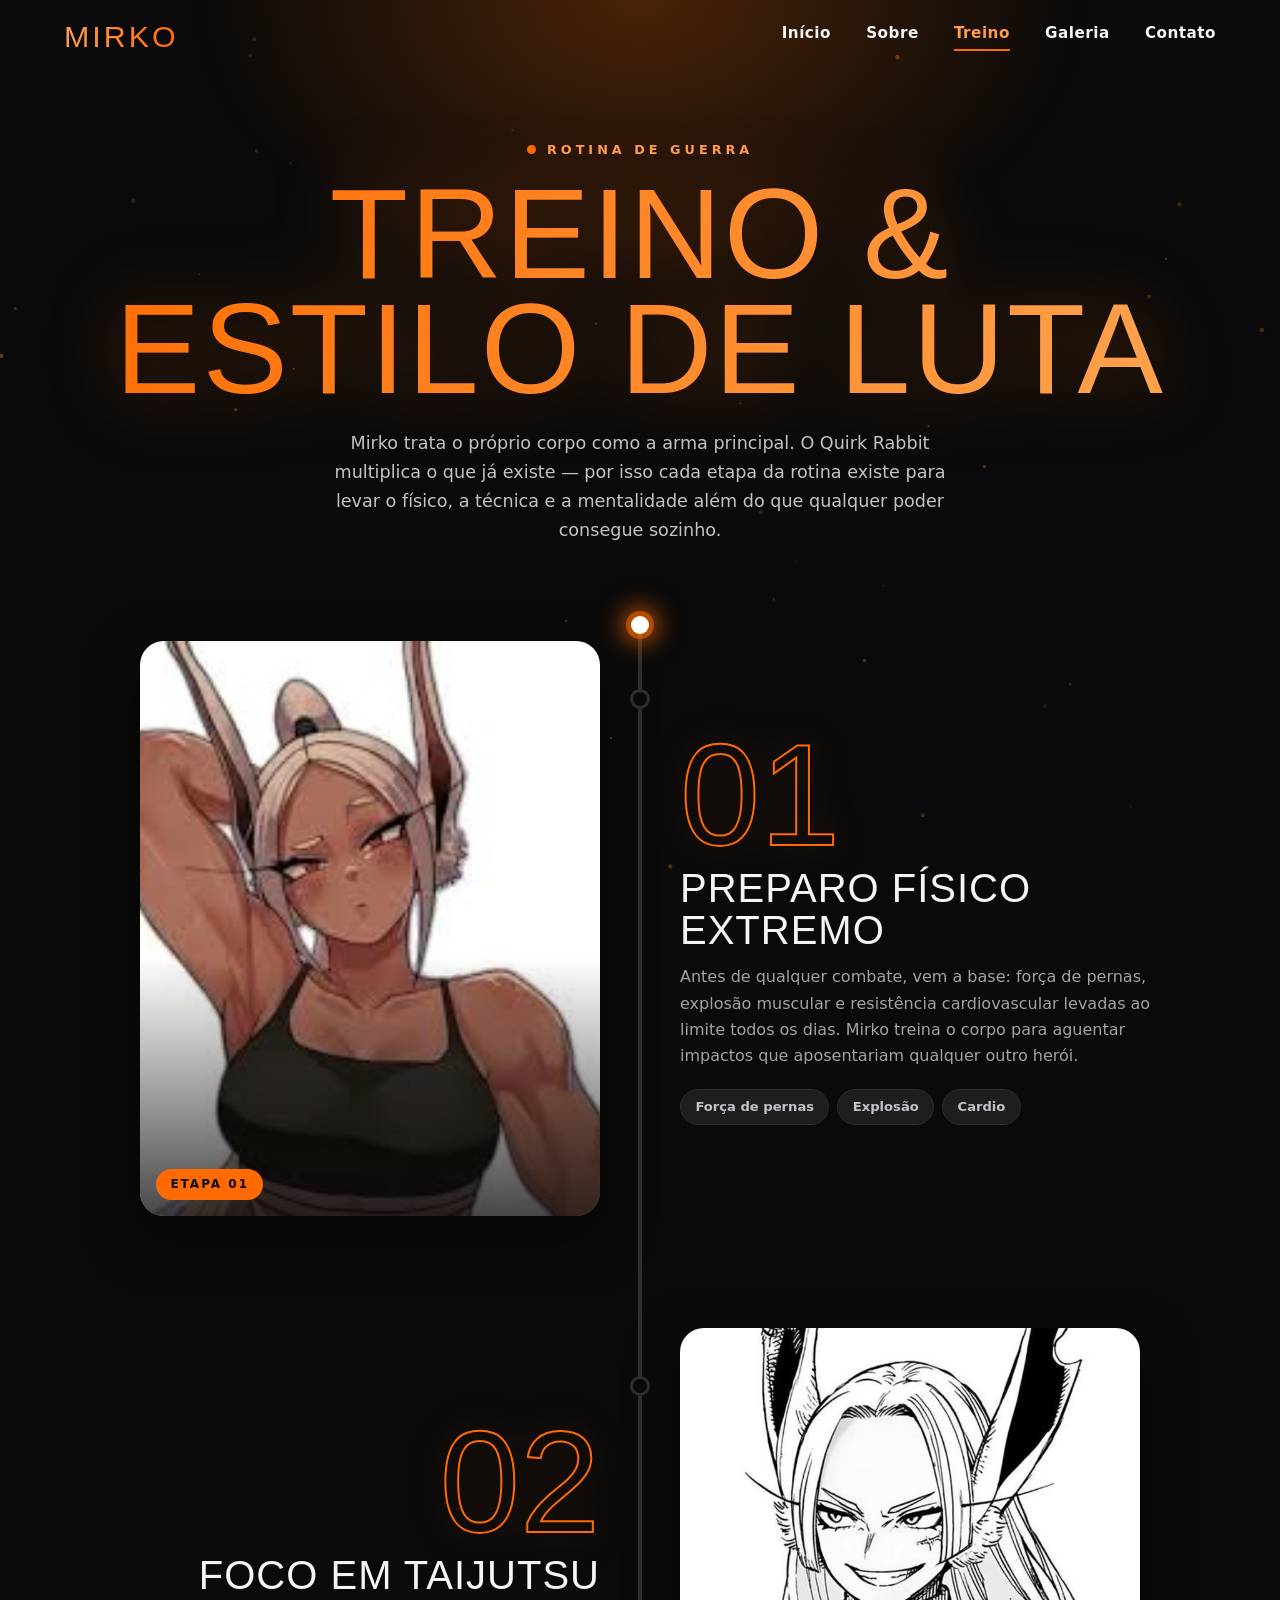
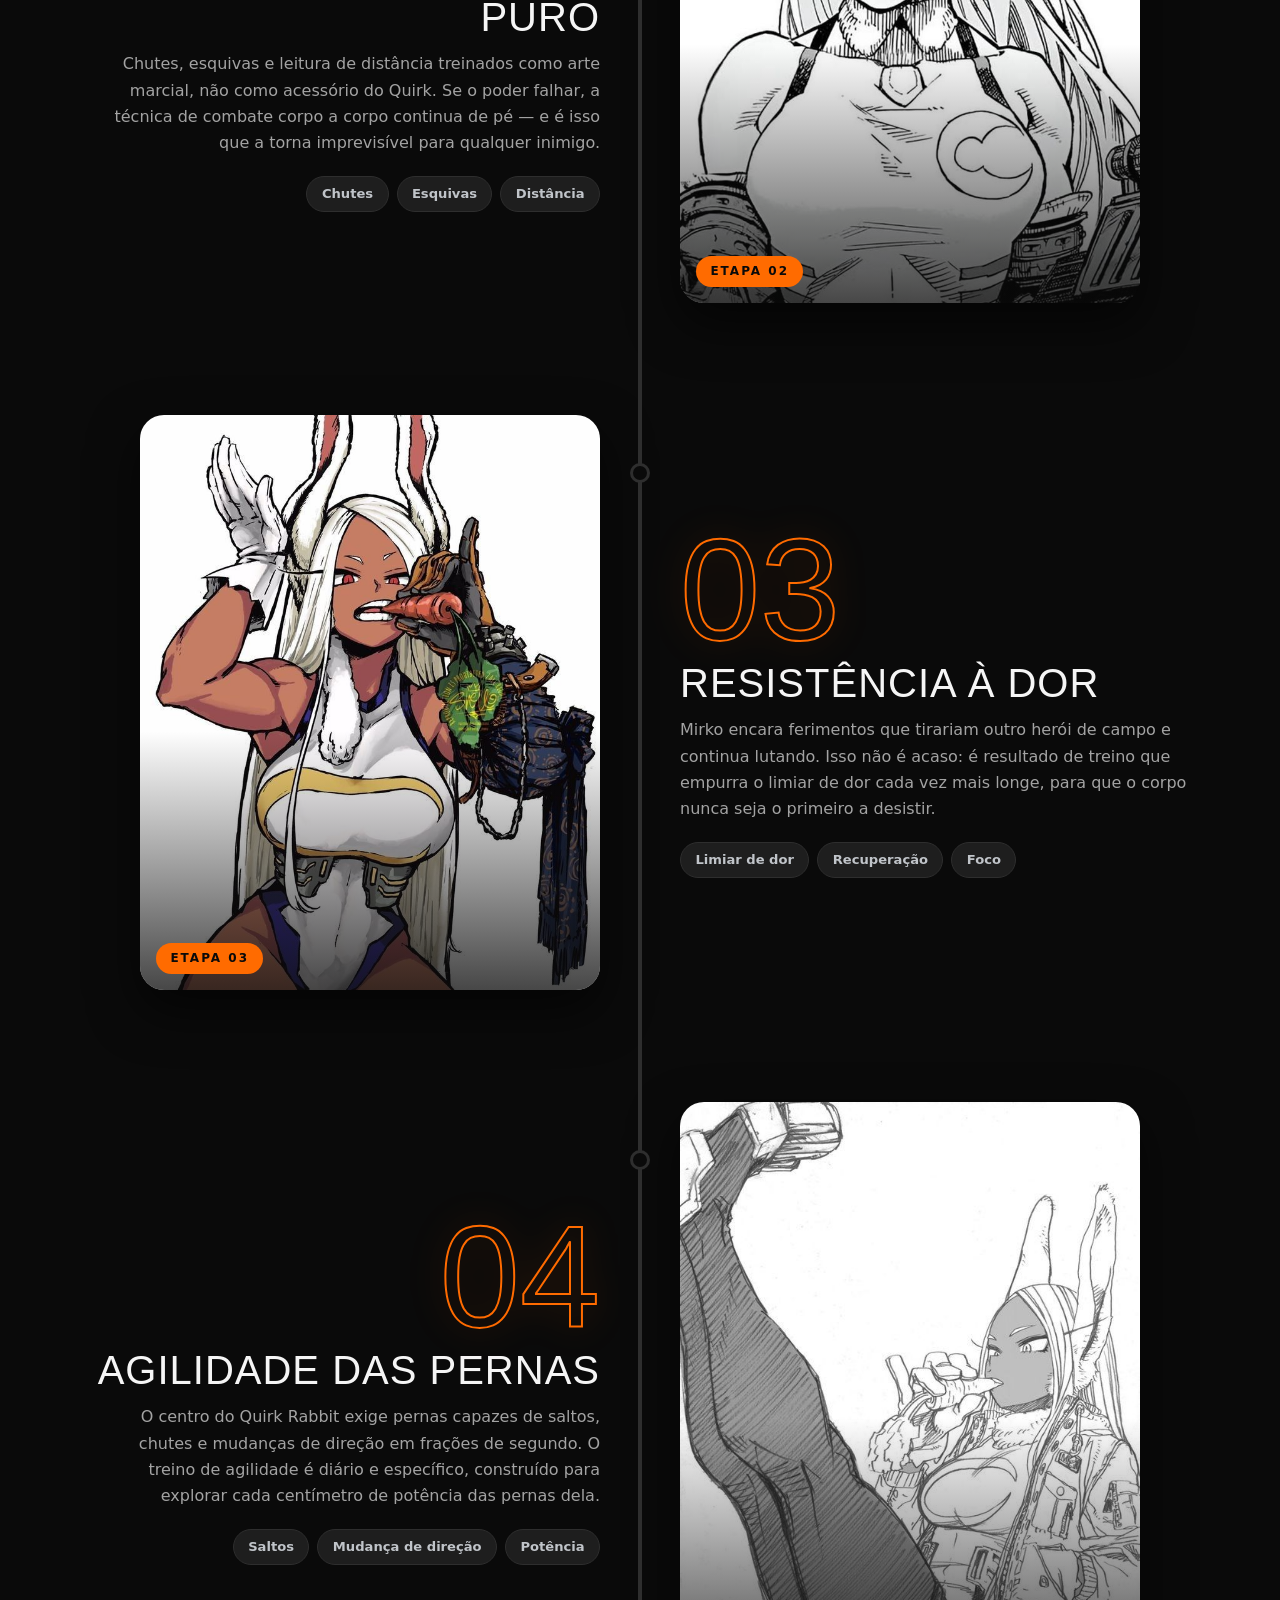
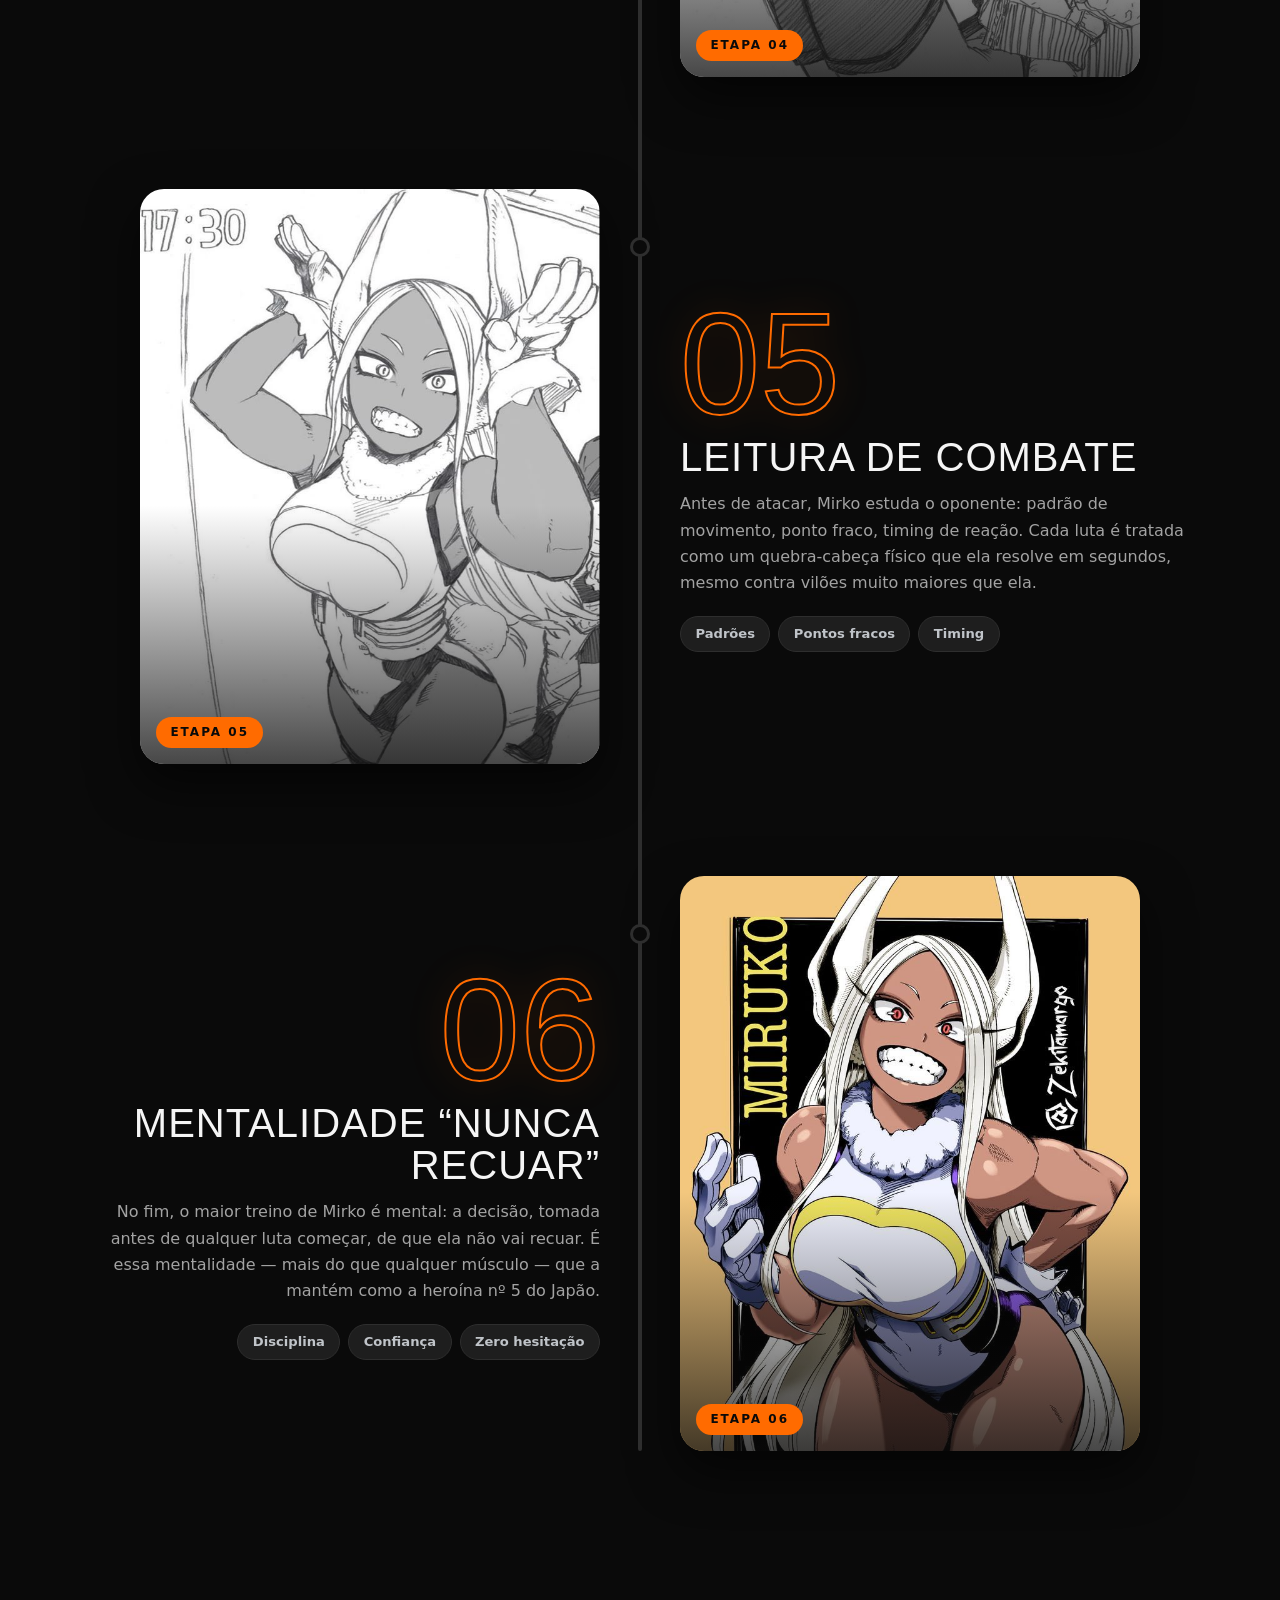
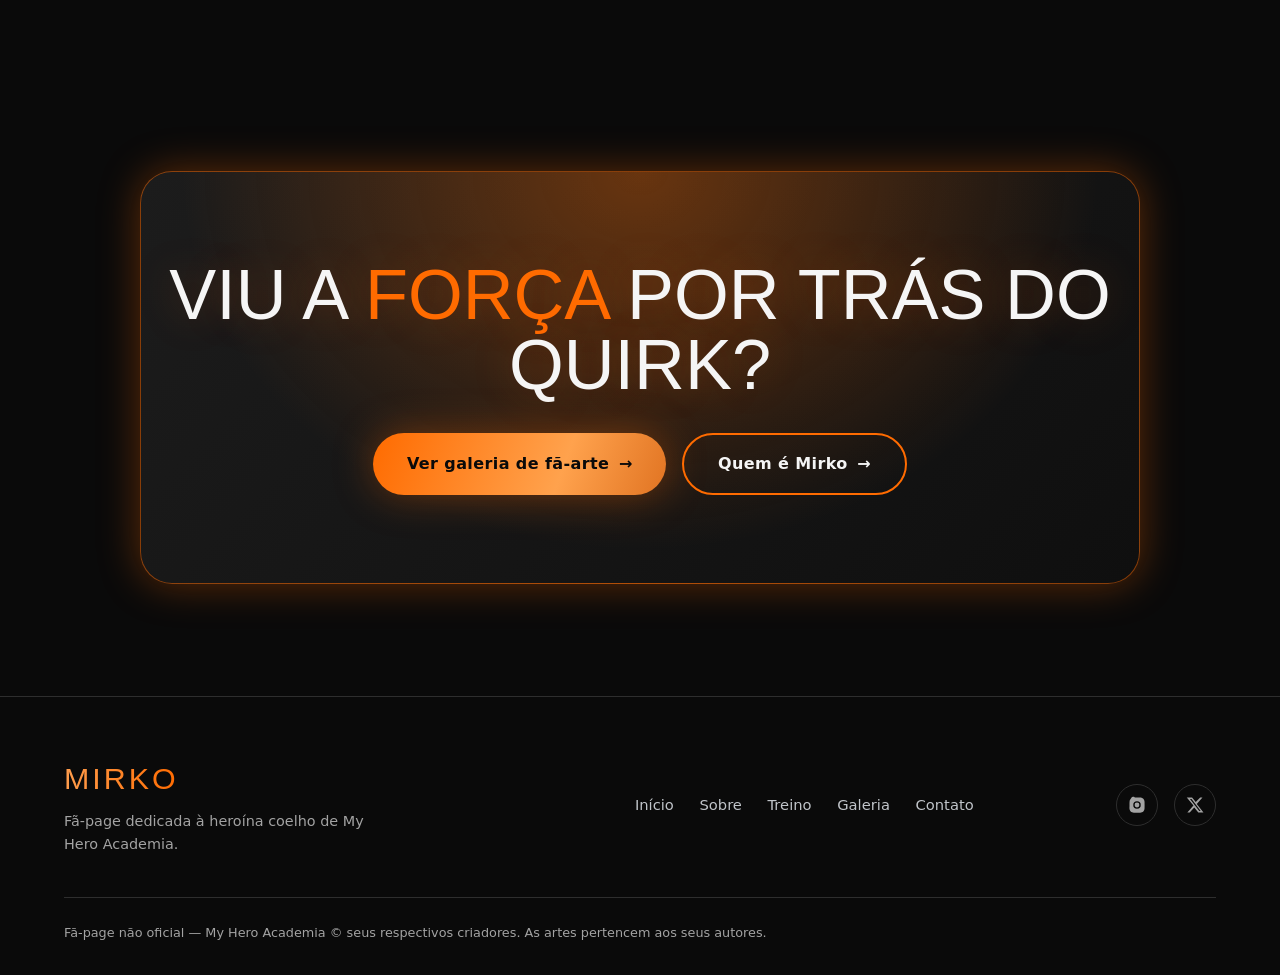
<file: treino.html>
<!DOCTYPE html>
<html lang="pt-BR">
<head>
  <meta charset="UTF-8" />
  <meta name="viewport" content="width=device-width, initial-scale=1.0" />
  <title>Treino e Estilo de Luta de Mirko | Fã-page</title>
  <meta name="description" content="A rotina de treino físico e a filosofia de combate de Mirko, heroína coelho de My Hero Academia, em 6 etapas." />
  <meta name="theme-color" content="#0a0a0a" />
  <meta property="og:title" content="Treino e Estilo de Luta de Mirko | Fã-page" />
  <meta property="og:description" content="A rotina de treino físico e a filosofia de combate de Mirko, heroína coelho de My Hero Academia, em 6 etapas." />
  <meta property="og:image" content="img/mirko-sobre.jpg" />
  <link rel="icon" href="data:image/svg+xml,%3Csvg xmlns='http://www.w3.org/2000/svg' viewBox='0 0 100 100'%3E%3Ctext y='.9em' font-size='90'%3E%F0%9F%90%B0%3C/text%3E%3C/svg%3E" />
  <link rel="stylesheet" href="css/style.css" />
  <script src="js/main.js" defer></script>
</head>
<body>
  <a class="skip-link" href="#conteudo">Pular para o conteúdo</a>
  <div class="scroll-progress" aria-hidden="true"></div>
  <canvas id="particles-canvas" aria-hidden="true"></canvas>

  <!-- ===== NAVBAR ===== -->
  <header class="navbar">
    <a href="index.html" class="navbar__logo" aria-label="Mirko — página inicial">MIRKO</a>
    <button class="navbar__toggle" aria-label="Abrir menu" aria-expanded="false" aria-controls="menu">
      <span></span><span></span><span></span>
    </button>
    <nav class="navbar__links" id="menu" aria-label="Principal">
      <a href="index.html">Início</a>
      <a href="sobre.html">Sobre</a>
      <a href="treino.html" aria-current="page">Treino</a>
      <a href="galeria.html">Galeria</a>
      <a href="contato.html">Contato</a>
    </nav>
  </header>

  <main id="conteudo">
    <section class="page-hero">
      <p class="eyebrow">Rotina de guerra</p>
      <h1>Treino &amp; estilo de luta</h1>
      <p class="page-hero__lead">
        Mirko trata o próprio corpo como a arma principal. O Quirk Rabbit multiplica o que já
        existe — por isso cada etapa da rotina existe para levar o físico, a técnica e a mentalidade
        além do que qualquer poder consegue sozinho.
      </p>
    </section>

    <!-- ===== TIMELINE DE TREINO ===== -->
    <section class="timeline">
      <div class="timeline__track">

        <!-- PASSO 01 -->
        <article class="step reveal">
          <figure class="step__media">
            <img src="img/mirko-treino-3.jpg" loading="lazy" alt="Mirko de top esportivo com o braço erguido, mostrando os músculos" />
            <figcaption class="step__badge">Etapa 01</figcaption>
          </figure>
          <div class="step__text">
            <span class="step__number" aria-hidden="true">01</span>
            <h3>Preparo físico extremo</h3>
            <p>Antes de qualquer combate, vem a base: força de pernas, explosão muscular e resistência cardiovascular levadas ao limite todos os dias. Mirko treina o corpo para aguentar impactos que aposentariam qualquer outro herói.</p>
            <ul class="chips"><li>Força de pernas</li><li>Explosão</li><li>Cardio</li></ul>
          </div>
        </article>

        <!-- PASSO 02 -->
        <article class="step reveal">
          <figure class="step__media">
            <img src="img/treino-taijutsu.jpg" loading="lazy" alt="Mirko de traje de heroína em preto e branco, com o abdômen definido" />
            <figcaption class="step__badge">Etapa 02</figcaption>
          </figure>
          <div class="step__text">
            <span class="step__number" aria-hidden="true">02</span>
            <h3>Foco em taijutsu puro</h3>
            <p>Chutes, esquivas e leitura de distância treinados como arte marcial, não como acessório do Quirk. Se o poder falhar, a técnica de combate corpo a corpo continua de pé — e é isso que a torna imprevisível para qualquer inimigo.</p>
            <ul class="chips"><li>Chutes</li><li>Esquivas</li><li>Distância</li></ul>
          </div>
        </article>

        <!-- PASSO 03 -->
        <article class="step reveal">
          <figure class="step__media">
            <img src="img/treino-resistencia.jpg" loading="lazy" alt="Mirko de traje de heroína com a mão erguida e expressão firme" />
            <figcaption class="step__badge">Etapa 03</figcaption>
          </figure>
          <div class="step__text">
            <span class="step__number" aria-hidden="true">03</span>
            <h3>Resistência à dor</h3>
            <p>Mirko encara ferimentos que tirariam outro herói de campo e continua lutando. Isso não é acaso: é resultado de treino que empurra o limiar de dor cada vez mais longe, para que o corpo nunca seja o primeiro a desistir.</p>
            <ul class="chips"><li>Limiar de dor</li><li>Recuperação</li><li>Foco</li></ul>
          </div>
        </article>

        <!-- PASSO 04 -->
        <article class="step reveal">
          <figure class="step__media">
            <img src="img/treino-pernas.jpg" loading="lazy" alt="Esboço de Mirko com as pernas erguidas em pose acrobática" />
            <figcaption class="step__badge">Etapa 04</figcaption>
          </figure>
          <div class="step__text">
            <span class="step__number" aria-hidden="true">04</span>
            <h3>Agilidade das pernas</h3>
            <p>O centro do Quirk Rabbit exige pernas capazes de saltos, chutes e mudanças de direção em frações de segundo. O treino de agilidade é diário e específico, construído para explorar cada centímetro de potência das pernas dela.</p>
            <ul class="chips"><li>Saltos</li><li>Mudança de direção</li><li>Potência</li></ul>
          </div>
        </article>

        <!-- PASSO 05 -->
        <article class="step reveal">
          <figure class="step__media">
            <img src="img/treino-esboco.jpg" loading="lazy" alt="Esboço de Mirko sorrindo de canto, com olhar de combate" />
            <figcaption class="step__badge">Etapa 05</figcaption>
          </figure>
          <div class="step__text">
            <span class="step__number" aria-hidden="true">05</span>
            <h3>Leitura de combate</h3>
            <p>Antes de atacar, Mirko estuda o oponente: padrão de movimento, ponto fraco, timing de reação. Cada luta é tratada como um quebra-cabeça físico que ela resolve em segundos, mesmo contra vilões muito maiores que ela.</p>
            <ul class="chips"><li>Padrões</li><li>Pontos fracos</li><li>Timing</li></ul>
          </div>
        </article>

        <!-- PASSO 06 -->
        <article class="step reveal">
          <figure class="step__media">
            <img src="img/treino-poster.jpg" loading="lazy" alt="Pôster de Mirko sorrindo com as mãos na cintura, sobre fundo amarelo" />
            <figcaption class="step__badge">Etapa 06</figcaption>
          </figure>
          <div class="step__text">
            <span class="step__number" aria-hidden="true">06</span>
            <h3>Mentalidade “nunca recuar”</h3>
            <p>No fim, o maior treino de Mirko é mental: a decisão, tomada antes de qualquer luta começar, de que ela não vai recuar. É essa mentalidade — mais do que qualquer músculo — que a mantém como a heroína nº 5 do Japão.</p>
            <ul class="chips"><li>Disciplina</li><li>Confiança</li><li>Zero hesitação</li></ul>
          </div>
        </article>

        <!-- trilho por último: mantém :nth-child(even) contando só os passos -->
        <div class="timeline__rail" aria-hidden="true"><span class="timeline__fill"></span></div>
      </div>
    </section>

    <section class="cta-final">
      <div class="cta-final__box reveal reveal--zoom">
        <h2>Viu a <span>força</span> por trás do Quirk?</h2>
        <div class="cta-final__actions">
          <a href="galeria.html" class="btn btn--primary">Ver galeria de fã-arte <span aria-hidden="true">→</span></a>
          <a href="sobre.html" class="btn btn--outline">Quem é Mirko <span aria-hidden="true">→</span></a>
        </div>
      </div>
    </section>
  </main>

  <!-- ===== RODAPÉ ===== -->
  <footer class="footer">
    <div class="footer__inner">
      <div class="footer__brand">
        <a href="index.html" class="navbar__logo">MIRKO</a>
        <p>Fã-page dedicada à heroína coelho de My Hero Academia.</p>
      </div>
      <nav class="footer__nav" aria-label="Rodapé">
        <a href="index.html">Início</a>
        <a href="sobre.html">Sobre</a>
        <a href="treino.html">Treino</a>
        <a href="galeria.html">Galeria</a>
        <a href="contato.html">Contato</a>
      </nav>
      <div class="footer__socials">
        <a href="contato.html" aria-label="Instagram"><svg viewBox="0 0 24 24" aria-hidden="true"><path d="M12 2c2.7 0 3 .01 4.1.06 1.1.05 1.85.22 2.5.48.68.26 1.25.62 1.82 1.18.56.57.92 1.14 1.18 1.82.26.65.43 1.4.48 2.5.05 1.1.06 1.4.06 4.1s-.01 3-.06 4.1c-.05 1.1-.22 1.85-.48 2.5a4.9 4.9 0 0 1-1.18 1.82 4.9 4.9 0 0 1-1.82 1.18c-.65.26-1.4.43-2.5.48-1.1.05-1.4.06-4.1.06s-3-.01-4.1-.06c-1.1-.05-1.85-.22-2.5-.48a4.9 4.9 0 0 1-1.82-1.18 4.9 4.9 0 0 1-1.18-1.82c-.26-.65-.43-1.4-.48-2.5C2.01 15 2 14.7 2 12s.01-3 .06-4.1c.05-1.1.22-1.85.48-2.5.26-.68.62-1.25 1.18-1.82A4.9 4.9 0 0 1 5.54 1.4c.65-.26 1.4-.43 2.5-.48C9.14 2.01 9.4 2 12 2Zm0 5a5 5 0 1 0 0 10 5 5 0 0 0 0-10Zm0 8.2A3.2 3.2 0 1 1 12 8.8a3.2 3.2 0 0 1 0 6.4Zm5.2-8.4a1.17 1.17 0 1 1 0-2.34 1.17 1.17 0 0 1 0 2.34Z"/></svg></a>
        <a href="contato.html" aria-label="Twitter/X"><svg viewBox="0 0 24 24" aria-hidden="true"><path d="M18.9 2H22l-7.6 8.7L23.3 22h-6.9l-5.4-6.6L4.9 22H1.8l8.1-9.3L1 2h7.1l4.9 6.1L18.9 2Zm-1.2 18h1.9L7.4 4H5.3l12.4 16Z"/></svg></a>
      </div>
    </div>
    <p class="footer__legal">Fã-page não oficial — My Hero Academia © seus respectivos criadores. As artes pertencem aos seus autores.</p>
  </footer>
</body>
</html>
</file>
<file: css/style.css>
/* ==========================================================================
   MIRKO — HEROÍNA COELHO — STYLESHEET COMPARTILHADO (mobile-first)
   Seções: 1 tokens · 2 reset · 3 utilitários · 4 navbar · 5 botões · 6 hero
           7 marquee · 8 stats · 9 features · 10 spotlight · 11 teaser · 12 CTA
           13 rodapé · 14 reveal · 15 page-hero · 16 sobre · 17 treino
           18 galeria/lightbox · 19 contato · 20 reduced-motion
   ========================================================================== */

/* ---- 1. TOKENS --------------------------------------------------------- */
:root {
  --color-bg: #0a0a0a;
  --color-bg-alt: #101010;
  --color-surface: #161616;
  --color-surface-2: #1e1e1e;
  --color-primary: #ff6b00;
  --color-primary-light: #ff9d4d;
  --color-primary-dark: #c94f00;
  --color-white: #f5f5f5;
  --color-gray: #a3a3a3;
  --color-gray-dark: #2e2e2e;
  --color-metal: #c0c4c9;

  --gradient-primary: linear-gradient(135deg, var(--color-primary) 0%, var(--color-primary-dark) 100%);
  --gradient-text: linear-gradient(90deg, var(--color-primary-light), var(--color-primary));
  --gradient-animated: linear-gradient(110deg, #ff6b00, #ffa24d, #c94f00, #ff6b00);

  --shadow-glow: 0 0 40px rgba(255, 107, 0, 0.35);
  --shadow-glow-strong: 0 0 64px rgba(255, 107, 0, 0.6);

  --font-display: Impact, Haettenschweiler, "Arial Narrow Bold", "Arial Black", sans-serif;
  --font-body: "Segoe UI", Roboto, system-ui, sans-serif;

  --ease: cubic-bezier(0.22, 1, 0.36, 1);
  --transition-fast: 0.2s ease;
  --transition-medium: 0.4s var(--ease);

  --radius: 24px;
  --header-h: 72px;
}

/* ---- 2. RESET ---------------------------------------------------------- */
*, *::before, *::after { margin: 0; padding: 0; box-sizing: border-box; }

html { scroll-behavior: smooth; scroll-padding-top: var(--header-h); }

body {
  background: var(--color-bg);
  color: var(--color-white);
  font-family: var(--font-body);
  line-height: 1.65;
  overflow-x: hidden;
}

main { overflow-x: clip; } /* reveal lateral e marquee rotacionado não geram scroll horizontal */

img { max-width: 100%; display: block; }
a { color: inherit; text-decoration: none; }
ul { list-style: none; }
button { font: inherit; cursor: pointer; border: none; background: none; color: inherit; }

::selection { background: var(--color-primary); color: #0a0a0a; }

:focus-visible { outline: 3px solid var(--color-primary-light); outline-offset: 3px; border-radius: 6px; }

html { scrollbar-color: var(--color-primary-dark) var(--color-bg); }
::-webkit-scrollbar { width: 10px; }
::-webkit-scrollbar-track { background: var(--color-bg); }
::-webkit-scrollbar-thumb { background: var(--color-primary-dark); border-radius: 8px; }

.skip-link {
  position: fixed; top: -100px; left: 1rem; z-index: 300;
  background: var(--color-primary); color: #0a0a0a; font-weight: 800;
  padding: 0.7rem 1.2rem; border-radius: 999px;
}
.skip-link:focus { top: 1rem; }

/* ---- 3. UTILITÁRIOS ---------------------------------------------------- */
.wrap { width: 100%; max-width: 1200px; margin-inline: auto; }

.section { position: relative; z-index: 1; padding: clamp(4rem, 9vw, 7rem) 5%; }
.section--alt { background: var(--color-bg-alt); }

.eyebrow {
  display: inline-flex; align-items: center; gap: 0.7rem;
  color: var(--color-primary-light); font-weight: 800; font-size: 0.8rem;
  letter-spacing: 4px; text-transform: uppercase; margin-bottom: 1rem;
}
.eyebrow::before {
  content: ""; width: 9px; height: 9px; border-radius: 50%;
  background: var(--color-primary); box-shadow: 0 0 0 0 rgba(255, 107, 0, 0.6);
  animation: ping 2s infinite;
}

.section-head { text-align: center; max-width: 720px; margin: 0 auto clamp(2.5rem, 6vw, 4rem); }
.section-heading {
  font-family: var(--font-display); font-weight: 400; line-height: 1;
  font-size: clamp(2.4rem, 7vw, 4.4rem); letter-spacing: 1px; text-transform: uppercase; text-wrap: balance;
  text-shadow: 0 0 40px rgba(255, 107, 0, 0.25);
}
.section-lead { color: var(--color-gray); margin-top: 1rem; font-size: 1.05rem; }

.text-gradient {
  background: var(--gradient-animated); background-size: 300% 100%;
  -webkit-background-clip: text; background-clip: text; color: transparent;
  animation: shift 6s linear infinite;
}

/* fundo de partículas: um canvas fixo por página */
#particles-canvas { position: fixed; inset: 0; z-index: 0; pointer-events: none; opacity: 0.55; }

.scroll-progress {
  position: fixed; top: 0; left: 0; right: 0; height: 3px; z-index: 120;
  background: var(--gradient-animated); background-size: 300% 100%;
  transform-origin: 0 50%; transform: scaleX(0); box-shadow: 0 0 12px var(--color-primary);
}

/* ---- 4. NAVBAR ---------------------------------------------------------- */
.navbar {
  position: fixed; top: 0; left: 0; right: 0; z-index: 100; height: var(--header-h);
  display: flex; align-items: center; justify-content: space-between; padding: 0 5%;
}

/* blur no pseudo-elemento: backdrop-filter no próprio .navbar quebraria o
   position:fixed do menu mobile (cria containing block). */
.navbar::before {
  content: ""; position: absolute; inset: 0; z-index: -1; opacity: 0;
  background: rgba(10, 10, 10, 0.72);
  backdrop-filter: blur(14px); -webkit-backdrop-filter: blur(14px);
  border-bottom: 1px solid rgba(255, 107, 0, 0.18);
  transition: opacity var(--transition-medium);
}
.navbar.scrolled::before { opacity: 1; }

.navbar__logo {
  font-family: var(--font-display); font-size: 1.9rem; letter-spacing: 3px;
  background: var(--gradient-text); -webkit-background-clip: text; background-clip: text; color: transparent;
}

.navbar__links {
  position: fixed; top: 0; right: 0; height: 100dvh; width: min(78vw, 320px);
  background: var(--color-bg-alt); border-left: 1px solid var(--color-gray-dark);
  display: flex; flex-direction: column; justify-content: center; gap: 1.6rem; padding: 2rem 2.2rem;
  transform: translateX(100%); visibility: hidden;
  transition: transform var(--transition-medium), visibility 0s linear 0.4s;
}
.navbar__links.is-open { transform: none; visibility: visible; transition-delay: 0s; }

.navbar__links a {
  position: relative; font-weight: 700; font-size: 1.15rem; letter-spacing: 0.5px; padding-bottom: 4px; width: fit-content;
}
.navbar__links a::after {
  content: ""; position: absolute; left: 0; bottom: 0; width: 0; height: 2px;
  background: var(--color-primary); transition: width var(--transition-fast);
}
.navbar__links a:hover::after, .navbar__links a[aria-current="page"]::after { width: 100%; }
.navbar__links a[aria-current="page"] { color: var(--color-primary-light); }

.navbar__toggle { display: flex; flex-direction: column; gap: 6px; padding: 10px; z-index: 110; }
.navbar__toggle span {
  width: 26px; height: 2px; background: var(--color-white); border-radius: 2px;
  transition: transform var(--transition-fast), opacity var(--transition-fast);
}
.navbar__toggle[aria-expanded="true"] span:nth-child(1) { transform: translateY(8px) rotate(45deg); }
.navbar__toggle[aria-expanded="true"] span:nth-child(2) { opacity: 0; }
.navbar__toggle[aria-expanded="true"] span:nth-child(3) { transform: translateY(-8px) rotate(-45deg); }

@media (min-width: 860px) {
  .navbar__toggle { display: none; }
  .navbar__links {
    position: static; height: auto; width: auto; background: none; border: 0; padding: 0;
    flex-direction: row; gap: 2.2rem; transform: none; visibility: visible;
  }
  .navbar__links a { font-size: 0.95rem; }
}

/* ---- 5. BOTÕES ---------------------------------------------------------- */
.btn {
  display: inline-flex; align-items: center; justify-content: center; gap: 0.6rem;
  padding: 1rem 2.1rem; border-radius: 999px; font-weight: 800; font-size: 1rem; letter-spacing: 0.4px;
  transition: transform var(--transition-fast), box-shadow var(--transition-fast), background-color var(--transition-fast), background-position 0.6s ease;
}
.btn span { transition: transform var(--transition-fast); }
.btn:hover span { transform: translateX(5px); }

.btn--primary {
  background: var(--gradient-animated); background-size: 200% 100%;
  color: #0a0a0a; box-shadow: var(--shadow-glow); animation: pulse 2.6s infinite;
}
.btn--primary:hover { transform: translateY(-3px); background-position: 100% 0; box-shadow: var(--shadow-glow-strong); }

.btn--outline { border: 2px solid var(--color-primary); color: var(--color-white); }
.btn--outline:hover { background: var(--color-primary); color: #0a0a0a; transform: translateY(-3px); }

/* ---- 6. HERO (index.html) ---------------------------------------------- */
.hero {
  position: relative; isolation: isolate; overflow: hidden; min-height: 100svh;
  display: grid; align-items: center; gap: 2.5rem;
  padding: calc(var(--header-h) + 2rem) 5% 6rem;
}

/* mirko-sobre.jpg desfocada: preenche o fundo sem mostrar a baixa resolução */
.hero__bg {
  position: absolute; inset: -12%; z-index: -3;
  background: url("../img/mirko-sobre.jpg") center / cover;
  filter: blur(48px) brightness(0.3) saturate(1.8);
}
.hero__glow {
  position: absolute; inset: 0; z-index: -2;
  background:
    radial-gradient(60% 50% at 75% 45%, rgba(255, 107, 0, 0.3), transparent 70%),
    linear-gradient(115deg, rgba(255, 107, 0, 0.18), transparent 35%, rgba(201, 79, 0, 0.2) 70%, transparent);
  background-size: 100% 100%, 260% 260%;
  animation: drift 14s ease-in-out infinite alternate;
}
.hero::after {
  content: ""; position: absolute; inset: auto 0 0; height: 28%; z-index: -1;
  background: linear-gradient(0deg, var(--color-bg), transparent);
}

.hero__content { position: relative; }
.hero__content > * { animation: rise 0.9s var(--ease) both; }
.hero__content > :nth-child(2) { animation-delay: 0.1s; }
.hero__content > :nth-child(3) { animation-delay: 0.2s; }
.hero__content > :nth-child(4) { animation-delay: 0.3s; }
.hero__content > :nth-child(5) { animation-delay: 0.4s; }

.hero__title {
  font-family: var(--font-display); font-weight: 400; line-height: 0.82;
  font-size: clamp(5.5rem, 24vw, 15rem); letter-spacing: 2px;
  background: linear-gradient(180deg, #fff 30%, var(--color-primary-light) 75%, var(--color-primary));
  -webkit-background-clip: text; background-clip: text; color: transparent;
  filter: drop-shadow(0 0 42px rgba(255, 107, 0, 0.4));
}
.hero__tagline {
  font-family: var(--font-display); font-size: clamp(1.8rem, 5vw, 3rem);
  text-transform: uppercase; letter-spacing: 3px; margin-top: 0.4rem;
}
.hero__subtitle { font-size: clamp(1.05rem, 2vw, 1.3rem); color: var(--color-metal); max-width: 540px; margin: 1.4rem 0 2.2rem; }
.hero__actions { display: flex; flex-wrap: wrap; gap: 1rem; }

.hero__visual { position: relative; justify-self: center; width: min(78vw, 460px); animation: rise 1.1s 0.25s var(--ease) both; }

/* halo giratório atrás da moldura */
.hero__visual::before {
  content: ""; position: absolute; inset: -8%; border-radius: 50%; z-index: -1; opacity: 0.6;
  background: conic-gradient(from 0deg, var(--color-primary), transparent 30%, var(--color-primary-light) 55%, transparent 80%, var(--color-primary));
  filter: blur(34px); animation: spin 12s linear infinite; will-change: transform;
}
.hero__jp {
  position: absolute; z-index: -1; top: -6%; right: -14%; writing-mode: vertical-rl;
  font-size: clamp(5rem, 14vw, 12rem); font-weight: 900; line-height: 1; user-select: none;
  color: transparent; -webkit-text-stroke: 1px rgba(255, 138, 51, 0.4);
}

.hero__frame {
  aspect-ratio: 1; border-radius: 32px; overflow: hidden; background: #fff;
  border: 3px solid var(--color-primary);
  box-shadow: var(--shadow-glow-strong), 0 30px 60px rgba(0, 0, 0, 0.6);
  transform: perspective(900px) rotateX(var(--rx, 0deg)) rotateY(var(--ry, 0deg)) rotate(-2.5deg);
  transition: transform 0.35s var(--ease);
}
.hero__frame img { width: 100%; height: 100%; object-fit: cover; }

.hero__badge {
  position: absolute; display: flex; flex-direction: column; line-height: 1.15;
  padding: 0.8rem 1.2rem; border-radius: 16px;
  background: rgba(10, 10, 10, 0.8); border: 1px solid var(--color-primary);
  backdrop-filter: blur(8px); -webkit-backdrop-filter: blur(8px);
  box-shadow: var(--shadow-glow); animation: float 5s ease-in-out infinite;
}
.hero__badge strong { font-family: var(--font-display); font-weight: 400; font-size: 1.9rem; color: var(--color-primary); letter-spacing: 1px; }
.hero__badge small { color: var(--color-gray); font-size: 0.75rem; letter-spacing: 1.5px; text-transform: uppercase; }
.hero__badge--top { top: 6%; left: -7%; }
.hero__badge--bottom { bottom: 7%; right: -6%; animation-delay: -2.5s; }

.hero__scroll {
  position: absolute; left: 50%; bottom: 1.6rem; width: 26px; height: 42px; margin-left: -13px;
  border: 2px solid rgba(255, 255, 255, 0.5); border-radius: 14px; display: none;
}
.hero__scroll::after {
  content: ""; position: absolute; top: 7px; left: 50%; width: 4px; height: 8px; margin-left: -2px;
  border-radius: 2px; background: var(--color-primary); animation: wheel 1.8s infinite;
}

@media (min-width: 900px) {
  .hero { grid-template-columns: 1.1fr 0.9fr; gap: 4rem; padding-bottom: 5rem; }
  .hero__scroll { display: block; }
}

/* ---- 7. MARQUEE --------------------------------------------------------- */
.marquee {
  position: relative; z-index: 2; overflow: hidden; padding: 0.9rem 0;
  background: var(--gradient-animated); background-size: 300% 100%; animation: shift 10s linear infinite;
  color: #0a0a0a; transform: rotate(-1.2deg); margin: -1.4rem -2% 0; box-shadow: 0 10px 40px rgba(255, 107, 0, 0.3);
}
.marquee__track { display: flex; width: max-content; animation: marquee 28s linear infinite; }
.marquee__track span {
  font-family: var(--font-display); font-size: clamp(1.2rem, 3vw, 1.7rem); letter-spacing: 3px;
  text-transform: uppercase; padding-right: 2rem; white-space: nowrap;
}

/* ---- 8. ESTATÍSTICAS ---------------------------------------------------- */
.stats__grid { display: grid; grid-template-columns: repeat(2, 1fr); gap: 1rem; }

.stat-card {
  position: relative; overflow: hidden; text-align: center;
  background: var(--color-surface); border: 1px solid var(--color-gray-dark); border-radius: 20px;
  padding: 2rem 1rem;
  transition: transform var(--transition-medium), box-shadow var(--transition-medium), border-color var(--transition-medium);
}
.stat-card::before {
  content: ""; position: absolute; inset: 0 0 auto; height: 3px; background: var(--gradient-primary);
  transform: scaleX(0); transition: transform var(--transition-medium);
}
.stat-card:hover { transform: translateY(-10px) scale(1.03); box-shadow: var(--shadow-glow); border-color: var(--color-primary); }
.stat-card:hover::before { transform: scaleX(1); }

.stat-card__number {
  font-family: var(--font-display); font-size: clamp(3rem, 9vw, 4.8rem); line-height: 1.05;
  background: var(--gradient-text); -webkit-background-clip: text; background-clip: text; color: transparent;
}
.stat-card__label { margin-top: 0.4rem; color: var(--color-gray); font-size: 0.82rem; letter-spacing: 1.5px; text-transform: uppercase; }

@media (min-width: 900px) { .stats__grid { grid-template-columns: repeat(4, 1fr); gap: 1.5rem; } }

/* ---- 9. FEATURES (cards de poder) -------------------------------------- */
.feature-grid { display: grid; gap: 1.2rem; }

.feature-card {
  position: relative; background: var(--color-surface); border: 1px solid var(--color-gray-dark);
  border-radius: var(--radius); padding: 2.2rem 1.8rem;
  transition: transform var(--transition-medium), box-shadow var(--transition-medium), border-color var(--transition-medium);
}
.feature-card:hover { transform: translateY(-8px); border-color: var(--color-primary); box-shadow: var(--shadow-glow); }

.feature-card__icon {
  width: 56px; height: 56px; padding: 14px; border-radius: 16px; margin-bottom: 1.3rem;
  background: rgba(255, 107, 0, 0.12); border: 1px solid rgba(255, 107, 0, 0.4); fill: var(--color-primary);
}
.feature-card h3 { font-family: var(--font-display); font-weight: 400; font-size: 1.8rem; letter-spacing: 1px; text-transform: uppercase; margin-bottom: 0.5rem; }
.feature-card p { color: var(--color-gray); }

@media (min-width: 800px) { .feature-grid { grid-template-columns: repeat(3, 1fr); } }

/* ---- 10. SPOTLIGHT (puxa tráfego para treino.html) ----------------------- */
.spotlight { display: grid; gap: 3rem; align-items: center; }

.spotlight__media {
  position: relative; max-width: 460px; width: 100%; justify-self: center;
  transform: perspective(900px) rotateX(var(--rx, 0deg)) rotateY(var(--ry, 0deg));
  transition: transform 0.35s var(--ease);
}
/* moldura laranja deslocada, dá profundidade sem imagem extra */
.spotlight__media::before {
  content: ""; position: absolute; inset: 0; border: 2px solid var(--color-primary);
  border-radius: var(--radius); transform: translate(18px, 18px); z-index: -1; opacity: 0.7;
}
.spotlight__media img {
  width: 100%; height: auto; aspect-ratio: 4 / 5; object-fit: cover; object-position: 60% 30%;
  border-radius: var(--radius); box-shadow: var(--shadow-glow-strong);
}
.spotlight__tag {
  position: absolute; left: 1rem; bottom: 1rem; padding: 0.4rem 1rem; border-radius: 999px;
  background: var(--color-primary); color: #0a0a0a; font-weight: 800; font-size: 0.8rem; letter-spacing: 2px; text-transform: uppercase;
}

.spotlight__text h2 { font-family: var(--font-display); font-weight: 400; text-transform: uppercase; line-height: 1; font-size: clamp(2.6rem, 7vw, 4.6rem); margin-bottom: 1.2rem; }
.spotlight__text p { color: var(--color-gray); max-width: 520px; margin-bottom: 1.6rem; }

.chips { display: flex; flex-wrap: wrap; gap: 0.5rem; margin-bottom: 2.2rem; }
.chips li {
  padding: 0.4rem 0.9rem; border-radius: 999px; font-size: 0.82rem; font-weight: 600;
  background: var(--color-surface-2); border: 1px solid var(--color-gray-dark); color: var(--color-metal);
}
.chips li b { color: var(--color-primary); margin-right: 0.35rem; }

@media (min-width: 900px) { .spotlight { grid-template-columns: 0.9fr 1.1fr; gap: 6rem; } }

/* ---- 11. TEASER DA GALERIA (home) ---------------------------------------- */
.teaser { display: grid; grid-template-columns: repeat(2, 1fr); gap: 0.8rem; margin-bottom: 2.5rem; }
.teaser a { position: relative; overflow: hidden; border-radius: 18px; aspect-ratio: 3 / 4; display: block; }
.teaser img { width: 100%; height: 100%; object-fit: cover; object-position: top; transition: transform 0.6s var(--ease); }
.teaser a:hover img { transform: scale(1.1); }
.teaser a::after {
  content: ""; position: absolute; inset: 0; opacity: 0; transition: opacity var(--transition-fast);
  background: linear-gradient(0deg, rgba(255, 107, 0, 0.45), transparent 60%);
}
.teaser a:hover::after { opacity: 1; }
.teaser + .btn { display: flex; width: fit-content; margin-inline: auto; }

@media (min-width: 800px) { .teaser { grid-template-columns: repeat(4, 1fr); gap: 1.2rem; } }

/* ---- 12. CTA FINAL -------------------------------------------------------- */
.cta-final { position: relative; z-index: 1; padding: clamp(4rem, 9vw, 7rem) 5%; }

.cta-final__box {
  position: relative; overflow: hidden; text-align: center; max-width: 1000px; margin-inline: auto;
  padding: clamp(3rem, 8vw, 5.5rem) 1.5rem; border-radius: 32px;
  background:
    radial-gradient(ellipse at 50% 0%, rgba(255, 107, 0, 0.35), transparent 65%),
    linear-gradient(135deg, #1c1c1c, #0f0f0f);
  border: 1px solid rgba(255, 107, 0, 0.5); box-shadow: var(--shadow-glow);
}
.cta-final h2 { font-family: var(--font-display); font-weight: 400; text-transform: uppercase; line-height: 1; font-size: clamp(2.3rem, 7vw, 4.4rem); margin-bottom: 2rem; text-shadow: 0 0 40px rgba(255, 107, 0, 0.25); }
.cta-final h2 span { color: var(--color-primary); }
.cta-final__actions { display: flex; flex-wrap: wrap; gap: 1rem; justify-content: center; }

/* ---- 13. RODAPÉ ----------------------------------------------------------- */
.footer { position: relative; z-index: 1; padding: 3.5rem 5% 2rem; border-top: 1px solid var(--color-gray-dark); background: rgba(10, 10, 10, 0.9); }
.footer__inner { max-width: 1200px; margin-inline: auto; display: grid; gap: 2rem; }
.footer__brand p { color: var(--color-gray); font-size: 0.9rem; margin-top: 0.4rem; max-width: 320px; }
.footer__nav { display: flex; flex-wrap: wrap; gap: 0.6rem 1.6rem; font-size: 0.92rem; color: var(--color-metal); }
.footer__nav a:hover { color: var(--color-primary-light); }
.footer__socials { display: flex; gap: 1rem; }
.footer__socials a { display: grid; place-items: center; width: 42px; height: 42px; border-radius: 50%; border: 1px solid var(--color-gray-dark); transition: border-color var(--transition-fast), transform var(--transition-fast); }
.footer__socials a:hover { border-color: var(--color-primary); transform: translateY(-3px); }
.footer__socials svg { width: 18px; height: 18px; fill: var(--color-gray); transition: fill var(--transition-fast); }
.footer__socials a:hover svg { fill: var(--color-primary); }
.footer__legal { max-width: 1200px; margin: 2.5rem auto 0; padding-top: 1.5rem; border-top: 1px solid var(--color-gray-dark); color: var(--color-gray); font-size: 0.8rem; }

@media (min-width: 800px) { .footer__inner { grid-template-columns: 1.2fr 1fr auto; align-items: center; } }

/* ---- 14. SCROLL REVEAL ---------------------------------------------------- */
/* só esconde se o JS rodou: sem JS o conteúdo continua visível */
.js .reveal {
  opacity: 0; transform: translateY(36px);
  transition: opacity 0.8s var(--ease) var(--d, 0s), transform 0.8s var(--ease) var(--d, 0s);
}
/* modificadores só valem junto de .reveal: o JS remove .reveal ao fim da entrada */
.js .reveal.reveal--left { transform: translateX(-56px); }
.js .reveal.reveal--right { transform: translateX(56px); }
.js .reveal.reveal--zoom { transform: scale(0.9); }
.js .reveal.is-visible { opacity: 1; transform: none; }
.d1 { --d: 0.1s; }
.d2 { --d: 0.2s; }
.d3 { --d: 0.3s; }

/* ---- 15. CABEÇALHO DAS PÁGINAS INTERNAS ------------------------------------ */
.page-hero { position: relative; z-index: 1; overflow: hidden; text-align: center; padding: calc(var(--header-h) + 4rem) 5% 3rem; }
.page-hero::before {
  content: ""; position: absolute; inset: 0; z-index: -1;
  background: radial-gradient(50% 70% at 50% 0%, rgba(255, 107, 0, 0.26), transparent 70%);
}
.page-hero h1 {
  font-family: var(--font-display); font-weight: 400; line-height: 0.9; letter-spacing: 2px;
  font-size: clamp(3.2rem, 12vw, 8rem); text-transform: uppercase; text-wrap: balance;
  background: var(--gradient-animated); background-size: 300% 100%;
  -webkit-background-clip: text; background-clip: text; color: transparent;
  animation: shift 8s linear infinite; filter: drop-shadow(0 0 36px rgba(255, 107, 0, 0.35));
}
.page-hero__lead { max-width: 660px; margin: 1.4rem auto 0; color: var(--color-metal); font-size: 1.1rem; }

/* ---- 16. SOBRE.HTML -------------------------------------------------------- */
.about-section { padding-top: calc(var(--header-h) + 3rem); }
.about-hero { display: grid; gap: 3rem; align-items: center; }
.about-hero h1 {
  font-family: var(--font-display); font-weight: 400; line-height: 0.9; letter-spacing: 2px; text-transform: uppercase;
  font-size: clamp(3.4rem, 11vw, 7rem); margin-bottom: 1.5rem;
}
.about-hero p { color: var(--color-metal); margin-bottom: 1.2rem; max-width: 560px; }

.portrait { position: relative; max-width: 420px; width: 100%; justify-self: center; }
.portrait::before {
  content: ""; position: absolute; inset: 0; border-radius: var(--radius); z-index: -1;
  background: var(--gradient-primary); transform: rotate(5deg); opacity: 0.9;
}
.portrait img { width: 100%; height: auto; aspect-ratio: 3 / 4; object-fit: cover; object-position: top; border-radius: var(--radius); box-shadow: var(--shadow-glow-strong); }

.quote {
  max-width: 900px; margin-inline: auto; text-align: center;
  font-family: var(--font-display); font-size: clamp(2rem, 6vw, 3.8rem); line-height: 1.05; text-transform: uppercase;
}
.quote span { color: var(--color-primary); }

.quirk-grid { display: grid; gap: 1.2rem; max-width: 1000px; margin-inline: auto; }
.quirk-card { background: var(--color-surface); border: 1px solid var(--color-gray-dark); border-radius: var(--radius); padding: 2.2rem 1.8rem; transition: transform var(--transition-medium), border-color var(--transition-medium), box-shadow var(--transition-medium); }
.quirk-card:hover { transform: translateY(-8px); border-color: var(--color-primary); box-shadow: var(--shadow-glow); }
.quirk-card h3 { font-family: var(--font-display); font-weight: 400; font-size: 1.9rem; text-transform: uppercase; letter-spacing: 1px; margin: 0.4rem 0 0.6rem; }
.quirk-card p { color: var(--color-gray); }
.quirk-card .feature-card__icon { margin-bottom: 0.8rem; }

.compare { display: grid; gap: 1.2rem; max-width: 1000px; margin-inline: auto; }
.compare__col { border-radius: var(--radius); padding: 2rem 1.8rem; border: 1px solid var(--color-gray-dark); background: var(--color-surface); }
.compare__col--hot { border-color: var(--color-primary); background: linear-gradient(160deg, rgba(255, 107, 0, 0.16), var(--color-surface) 60%); box-shadow: var(--shadow-glow); }
.compare__col h3 { font-family: var(--font-display); font-weight: 400; font-size: 1.6rem; text-transform: uppercase; letter-spacing: 1px; margin-bottom: 0.6rem; }
.compare__col p { color: var(--color-gray); }

.path { display: grid; gap: 1.2rem; max-width: 1100px; margin-inline: auto; counter-reset: path; }
.path__item { position: relative; background: var(--color-surface); border: 1px solid var(--color-gray-dark); border-radius: 20px; padding: 2rem 1.6rem 1.8rem; overflow: hidden; }
.path__item::before {
  counter-increment: path; content: "0" counter(path);
  position: absolute; top: -0.4rem; right: 1rem; font-family: var(--font-display); font-size: 5rem; line-height: 1;
  color: transparent; -webkit-text-stroke: 1px rgba(255, 107, 0, 0.5);
}
.path__item h3 { font-size: 1.2rem; margin-bottom: 0.5rem; color: var(--color-primary-light); }
.path__item p { color: var(--color-gray); font-size: 0.95rem; }

@media (min-width: 700px) { .quirk-grid, .compare { grid-template-columns: repeat(2, 1fr); } .path { grid-template-columns: repeat(2, 1fr); } }
@media (min-width: 900px) { .about-hero { grid-template-columns: 1.1fr 0.9fr; gap: 5rem; } .path { grid-template-columns: repeat(4, 1fr); } }

/* ---- 17. TREINO.HTML — TIMELINE (página prioritária) ----------------------- */
.timeline { position: relative; z-index: 1; padding: 2rem 5% 6rem; }

.timeline__track { position: relative; max-width: 1100px; margin-inline: auto; padding-top: 1rem; }

/* trilho + preenchimento (altura definida por JS conforme o scroll) */
.timeline__rail { position: absolute; top: 0; bottom: 0; left: 14px; width: 4px; background: var(--color-gray-dark); border-radius: 4px; }
.timeline__fill {
  position: absolute; top: 0; left: 0; width: 100%; height: 0; border-radius: 4px;
  background: linear-gradient(180deg, var(--color-primary-light), var(--color-primary) 60%, var(--color-primary-dark));
  box-shadow: var(--shadow-glow);
}
.timeline__fill::after {
  content: ""; position: absolute; bottom: -9px; left: 50%; width: 18px; height: 18px; margin-left: -9px;
  border-radius: 50%; background: #fff; box-shadow: 0 0 0 5px rgba(255, 107, 0, 0.5), 0 0 26px 6px var(--color-primary);
}

.step { position: relative; display: grid; gap: 1.6rem; align-items: center; margin-bottom: 5rem; padding-left: 3rem; }

.step::before {
  content: ""; position: absolute; z-index: 2; top: 1.5rem; left: 16px; width: 20px; height: 20px;
  border-radius: 50%; transform: translateX(-50%);
  background: var(--color-bg); border: 3px solid var(--color-gray-dark);
  transition: background-color var(--transition-medium), border-color var(--transition-medium), box-shadow var(--transition-medium);
}
.step.is-active::before { background: var(--color-primary); border-color: var(--color-primary-light); box-shadow: 0 0 22px 4px var(--color-primary); }

.step__media { position: relative; border-radius: var(--radius); overflow: hidden; aspect-ratio: 4 / 5; max-width: 460px; width: 100%; box-shadow: 0 20px 50px rgba(0, 0, 0, 0.6); transition: transform var(--transition-medium), box-shadow var(--transition-medium); }
.step__media img { width: 100%; height: 100%; object-fit: cover; object-position: top; transition: transform 0.7s var(--ease); }
.step__media::after { content: ""; position: absolute; inset: 0; background: linear-gradient(0deg, rgba(10, 10, 10, 0.75), transparent 45%); pointer-events: none; }
.step__media:hover { transform: translateY(-6px); box-shadow: var(--shadow-glow-strong); }
.step__media:hover img { transform: scale(1.06); }

.step__badge {
  position: absolute; z-index: 1; left: 1rem; bottom: 1rem; padding: 0.35rem 0.9rem; border-radius: 999px;
  background: var(--color-primary); color: #0a0a0a; font-weight: 800; font-size: 0.75rem; letter-spacing: 2px; text-transform: uppercase;
}

/* número vazado: só o contorno, o fill fica transparente */
.step__number {
  display: block; font-family: var(--font-display); font-size: clamp(5.5rem, 16vw, 9rem); line-height: 0.9;
  color: transparent; -webkit-text-stroke: 2px var(--color-primary); margin-bottom: 0.4rem;
  filter: drop-shadow(0 0 18px rgba(255, 107, 0, 0.35));
}
.step__text h3 { font-family: var(--font-display); font-weight: 400; font-size: clamp(1.9rem, 4.5vw, 2.5rem); text-transform: uppercase; letter-spacing: 1px; line-height: 1.05; margin-bottom: 0.8rem; }
.step__text p { color: var(--color-gray); margin-bottom: 1.2rem; }
.step__text .chips { margin-bottom: 0; }

/* partículas decorativas entre os passos (posições geradas em JS) */
.ember {
  position: absolute; z-index: 0; pointer-events: none; left: var(--x); top: var(--y);
  width: var(--s); height: var(--s); border-radius: 50%; opacity: 0;
  background: radial-gradient(circle, var(--color-primary-light), transparent 70%);
  animation: ember var(--t) ease-in-out var(--dl) infinite;
}

@media (min-width: 860px) {
  .timeline__rail { left: 50%; transform: translateX(-50%); }
  .step { grid-template-columns: 1fr 1fr; gap: 5rem; padding-left: 0; margin-bottom: 7rem; }
  .step::before { left: 50%; top: 3rem; }
  .step__media { justify-self: end; }
  /* zigue-zague: passos pares invertem lado da imagem e alinhamento do texto */
  .step:nth-child(even) .step__media { order: 2; justify-self: start; }
  .step:nth-child(even) .step__text { order: 1; text-align: right; }
  .step:nth-child(even) .chips { justify-content: flex-end; }
}

/* ---- 18. GALERIA + LIGHTBOX ------------------------------------------------- */
.gallery-grid { display: grid; grid-template-columns: repeat(auto-fill, minmax(min(100%, 240px), 1fr)); gap: 1rem; }

.gallery-item { position: relative; display: block; width: 100%; aspect-ratio: 3 / 4; border-radius: 18px; overflow: hidden; background: var(--color-surface); }
.gallery-item img { width: 100%; height: 100%; object-fit: cover; object-position: top; transition: transform 0.7s var(--ease); }
.gallery-item:hover img { transform: scale(1.1); }
.gallery-item::after {
  content: "+"; position: absolute; inset: 0; display: grid; place-items: center; font-size: 3rem; font-weight: 300; color: #fff;
  background: linear-gradient(0deg, rgba(255, 107, 0, 0.55), rgba(10, 10, 10, 0.35)); opacity: 0; transition: opacity var(--transition-fast);
}
.gallery-item:hover::after, .gallery-item:focus-visible::after { opacity: 1; }

.lightbox {
  position: fixed; inset: 0; z-index: 200; display: none; align-items: center; justify-content: center; padding: 3.5rem 1rem;
  background: rgba(5, 5, 5, 0.94); backdrop-filter: blur(8px); -webkit-backdrop-filter: blur(8px);
}
.lightbox.is-open { display: flex; animation: fade 0.25s ease; }
.lightbox figure { display: flex; flex-direction: column; align-items: center; gap: 0.9rem; max-width: 100%; }
.lightbox__img { max-width: min(92vw, 900px); max-height: 78vh; border-radius: 14px; box-shadow: var(--shadow-glow-strong); }
.lightbox__caption { color: var(--color-metal); font-size: 0.95rem; text-align: center; }
.lightbox__count { position: absolute; top: 1.6rem; left: 1.5rem; color: var(--color-gray); font-weight: 700; letter-spacing: 2px; }

.lightbox__close, .lightbox__nav {
  position: absolute; display: grid; place-items: center; width: 48px; height: 48px; border-radius: 50%;
  background: rgba(255, 255, 255, 0.08); color: var(--color-white); font-size: 1.8rem; line-height: 1;
  transition: background-color var(--transition-fast), color var(--transition-fast);
}
.lightbox__close:hover, .lightbox__nav:hover { background: var(--color-primary); color: #0a0a0a; }
.lightbox__close { top: 1.2rem; right: 1.2rem; }
.lightbox__nav { top: 50%; transform: translateY(-50%); }
.lightbox__nav--prev { left: 0.6rem; }
.lightbox__nav--next { right: 0.6rem; }

/* ---- 19. CONTATO.HTML ---------------------------------------------------------- */
.social-grid { display: grid; grid-template-columns: repeat(auto-fit, minmax(min(100%, 200px), 1fr)); gap: 1.2rem; max-width: 960px; margin-inline: auto; }

.social-card {
  display: flex; flex-direction: column; align-items: center; gap: 0.5rem; text-align: center;
  background: var(--color-surface); border: 1px solid var(--color-gray-dark); border-radius: var(--radius); padding: 2.2rem 1.5rem;
  transition: transform var(--transition-medium), box-shadow var(--transition-medium), border-color var(--transition-medium);
}
.social-card:hover { transform: translateY(-8px) scale(1.03); box-shadow: var(--shadow-glow); border-color: var(--color-primary); }
.social-card svg { width: 44px; height: 44px; fill: var(--color-primary); margin-bottom: 0.6rem; }
.social-card strong { font-family: var(--font-display); font-weight: 400; font-size: 1.5rem; letter-spacing: 1px; text-transform: uppercase; }
.social-card span { color: var(--color-gray); font-size: 0.85rem; }

.note { max-width: 720px; margin: 3rem auto 0; padding: 1.4rem 1.6rem; border-left: 4px solid var(--color-primary); background: var(--color-surface); border-radius: 0 16px 16px 0; color: var(--color-gray); font-size: 0.95rem; }

/* ---- KEYFRAMES ---------------------------------------------------------------- */
@keyframes pulse {
  0%, 100% { box-shadow: 0 0 0 0 rgba(255, 107, 0, 0.5), var(--shadow-glow); }
  50% { box-shadow: 0 0 0 14px rgba(255, 107, 0, 0), var(--shadow-glow-strong); }
}
@keyframes ping { 70%, 100% { box-shadow: 0 0 0 10px rgba(255, 107, 0, 0); } }
@keyframes shift { to { background-position: 300% 0; } }
@keyframes drift { to { background-position: 0 0, 100% 100%; } }
@keyframes spin { to { transform: rotate(360deg); } }
@keyframes rise { from { opacity: 0; transform: translateY(40px); } }
@keyframes float { 50% { transform: translateY(-14px); } }
@keyframes wheel { 0% { opacity: 1; transform: translateY(0); } 100% { opacity: 0; transform: translateY(14px); } }
@keyframes marquee { to { transform: translateX(-50%); } }
@keyframes fade { from { opacity: 0; } }
@keyframes ember {
  0% { opacity: 0; transform: translate(0, 0); }
  30% { opacity: 0.9; }
  100% { opacity: 0; transform: translate(var(--dx), -140px); }
}

/* ---- 20. ACESSIBILIDADE: movimento reduzido ------------------------------------- */
@media (prefers-reduced-motion: reduce) {
  *, *::before, *::after { animation: none !important; transition-duration: 0.01ms !important; scroll-behavior: auto !important; }
  .js .reveal { opacity: 1; transform: none; }
  .scroll-progress { display: none; }
}
</file>
